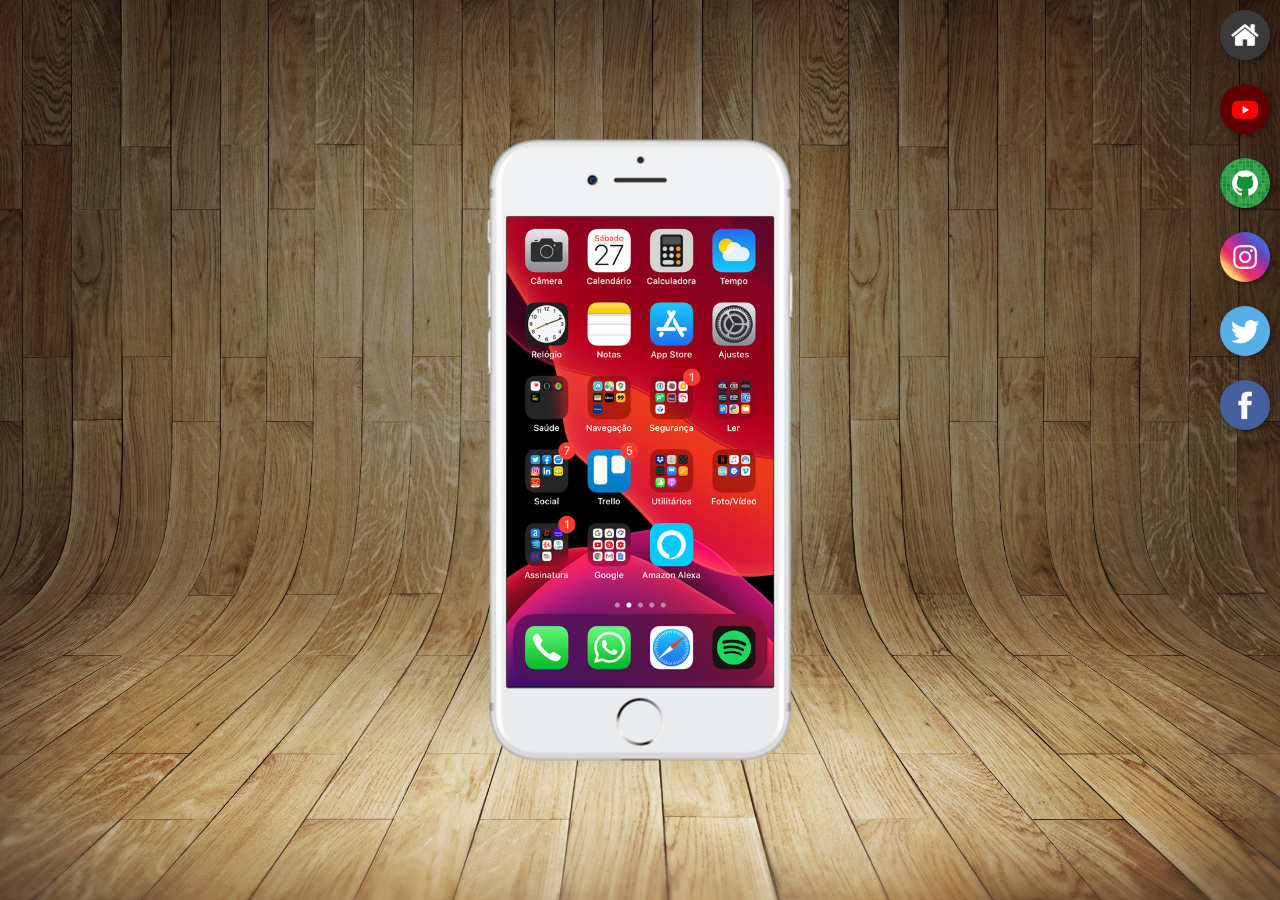
<file: index.html>
<!DOCTYPE html>
<html lang="pt-br">
<head>
    <meta charset="UTF-8">
    <meta name="viewport" content="width=device-width, initial-scale=1.0">
    <link rel="shortcut icon" href="favicon.ico" type="image/x-icon">
    <link rel="stylesheet" href="estilos/style.css">
    <title>Projeto social</title>
</head>
<body>
    <main>
        <section id="telefone">
            <iframe src="home.html" name="tela" id="tela" frameborder="0">
                Seu navegador não e compativel com isso.
            </iframe>
        </section>
        <section id="redes-sociais" class="botoes">
            <a href="home.html" target="tela"><img src="imagens/logo-home.jpg" alt=""></a><br>
            <a href="youtube.html" target="tela"><img src="imagens/logo-youtube.jpg" alt=""></a><br>
            <a href="github.html" target="tela"><img src="imagens/logo-github.jpg" alt=""></a><br>
            <a href="instagram.html" target="tela"><img src="imagens/logo-instagram.jpg" alt=""></a><br>
            <a href="twitter.html" target="tela"><img src="imagens/logo-twitter.jpg" alt=""></a><br>
            <a href="facebook.html" target="tela"><img src="imagens/logo-facebook.jpg" alt=""></a><br>
        </section>
    </main>
</body>
</html>
</file>
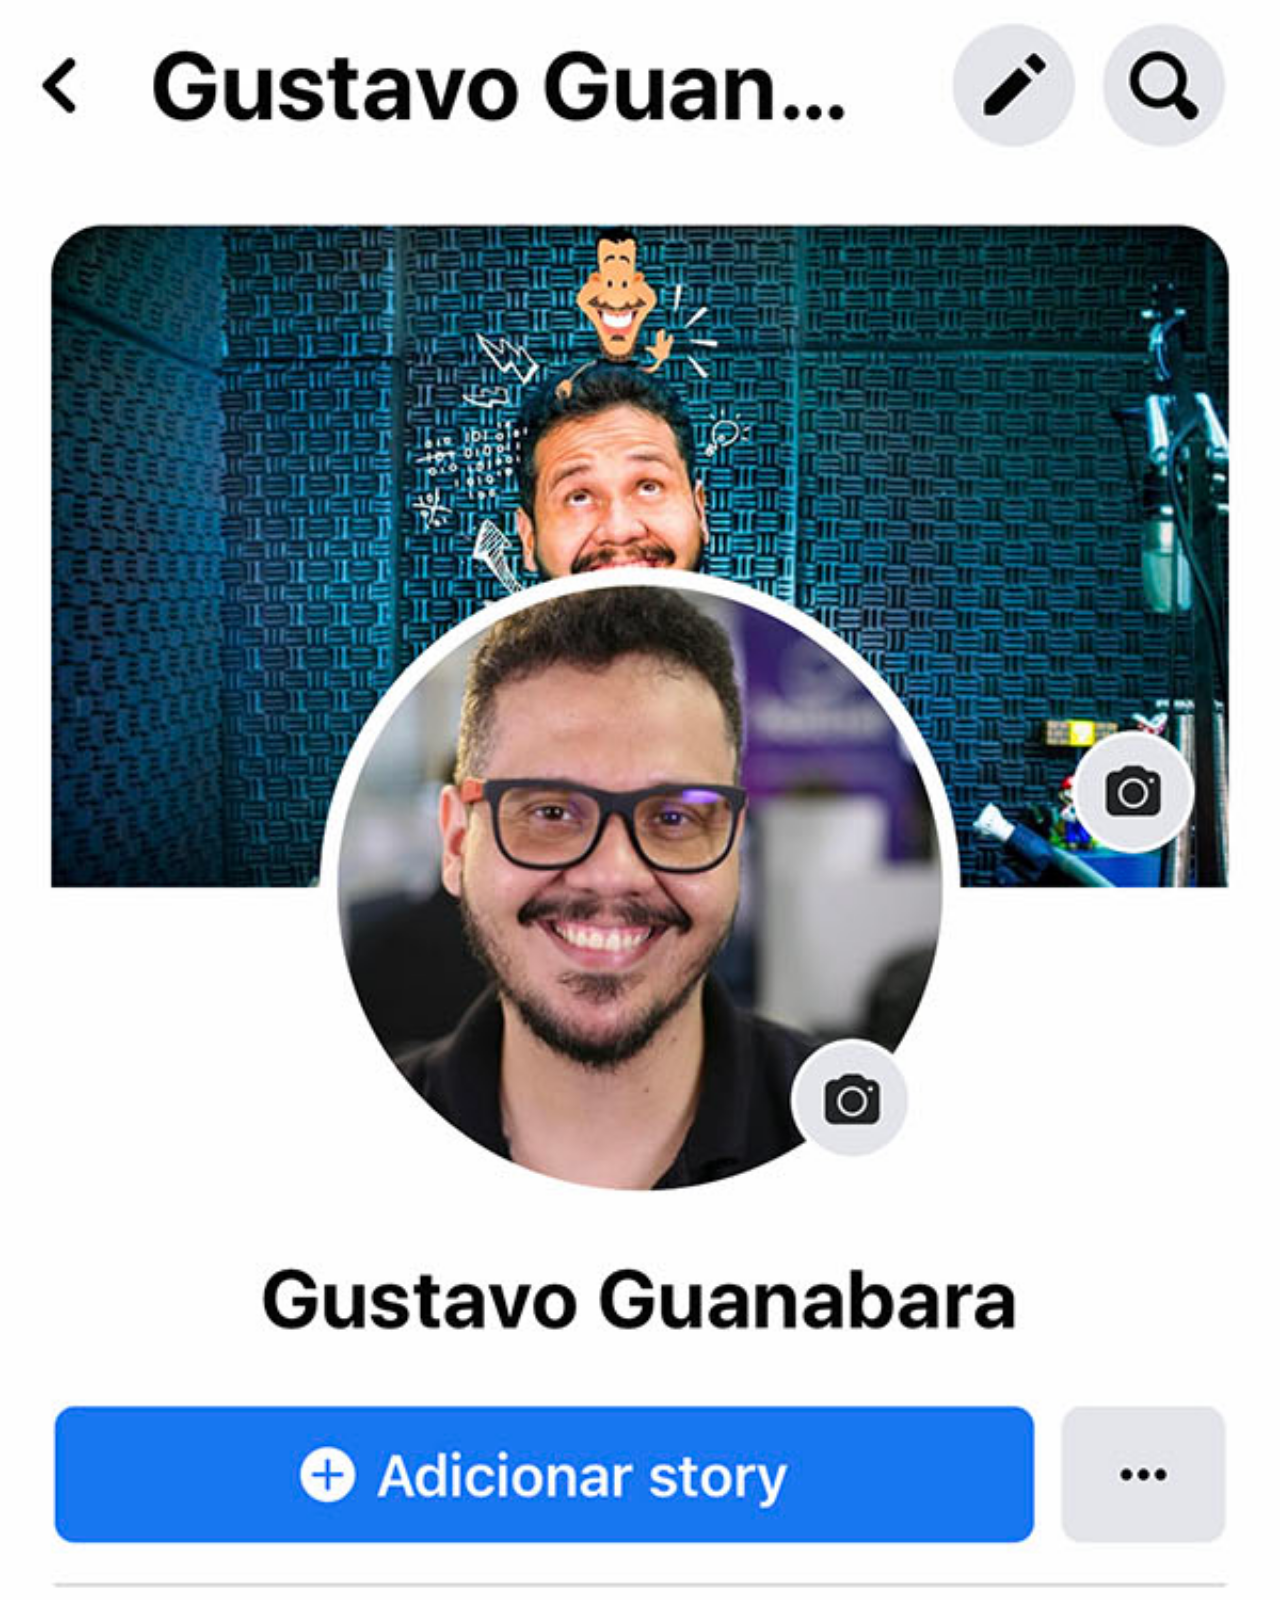
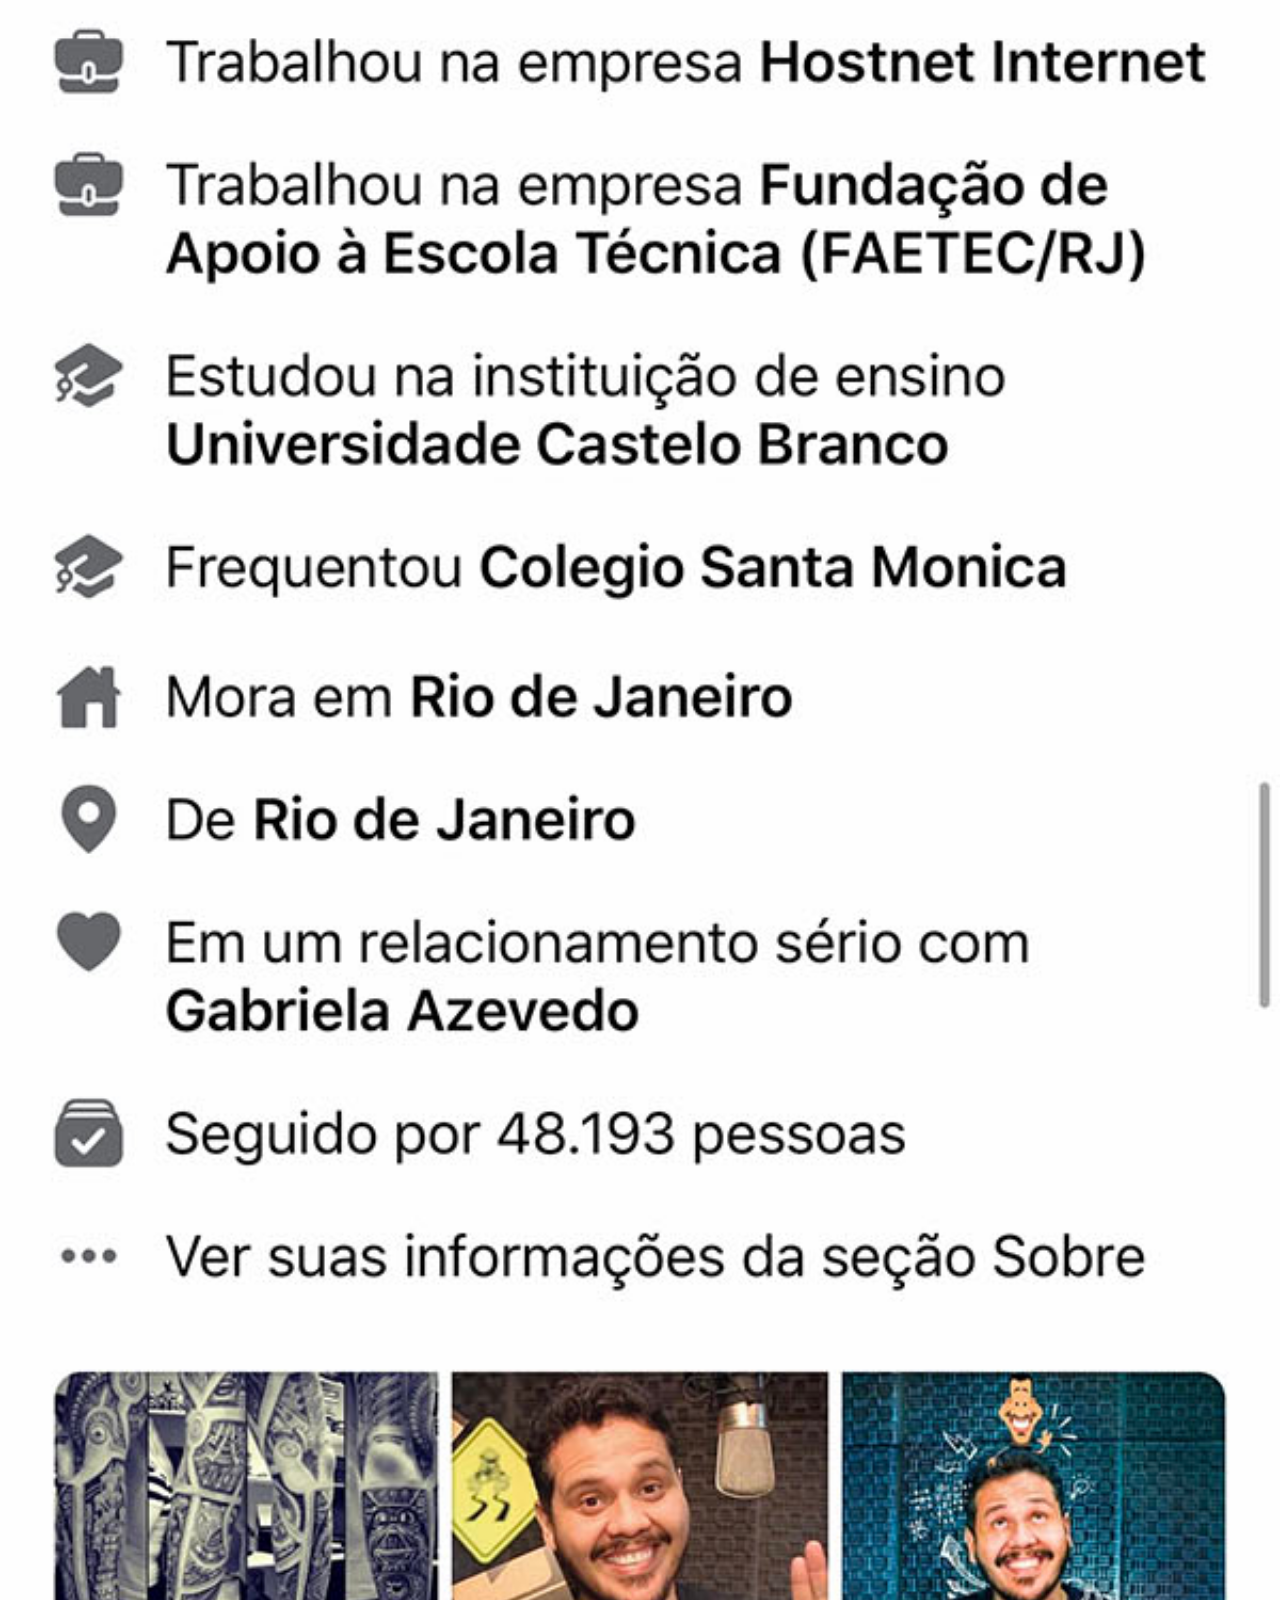
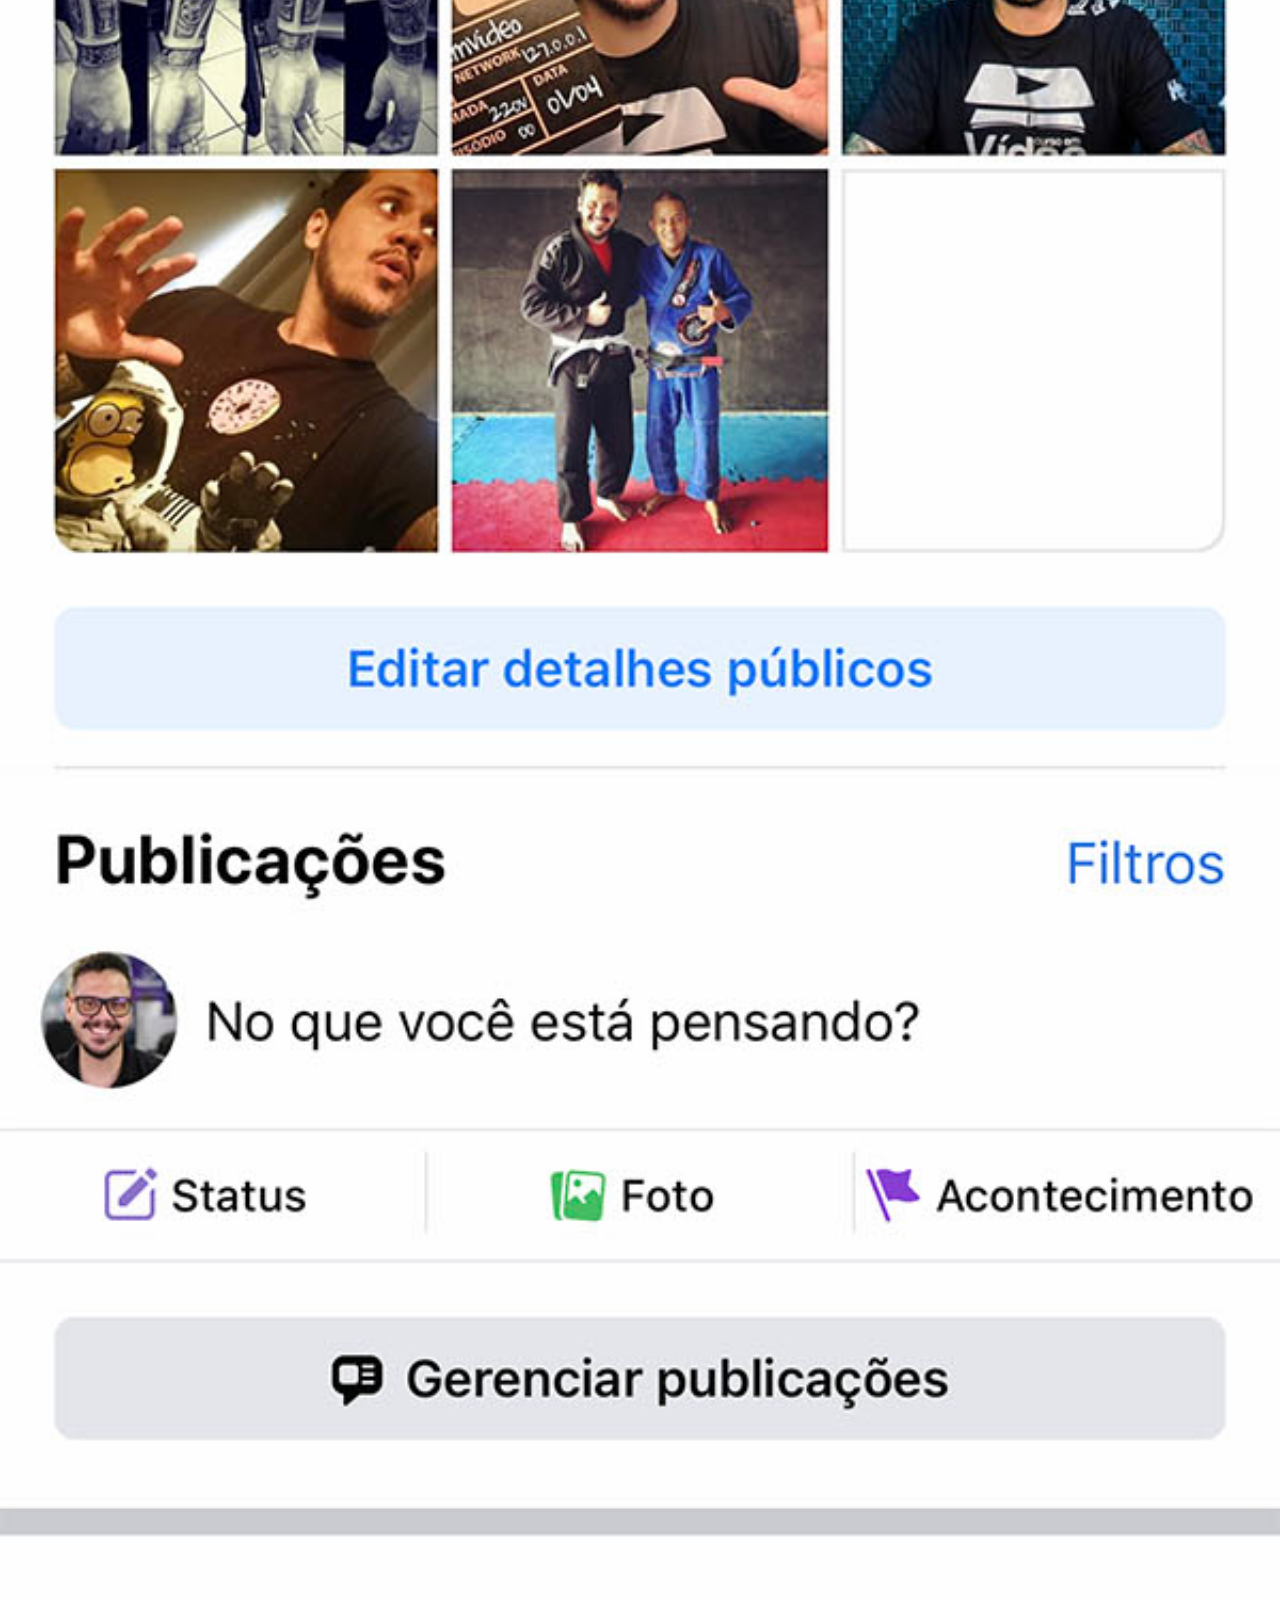
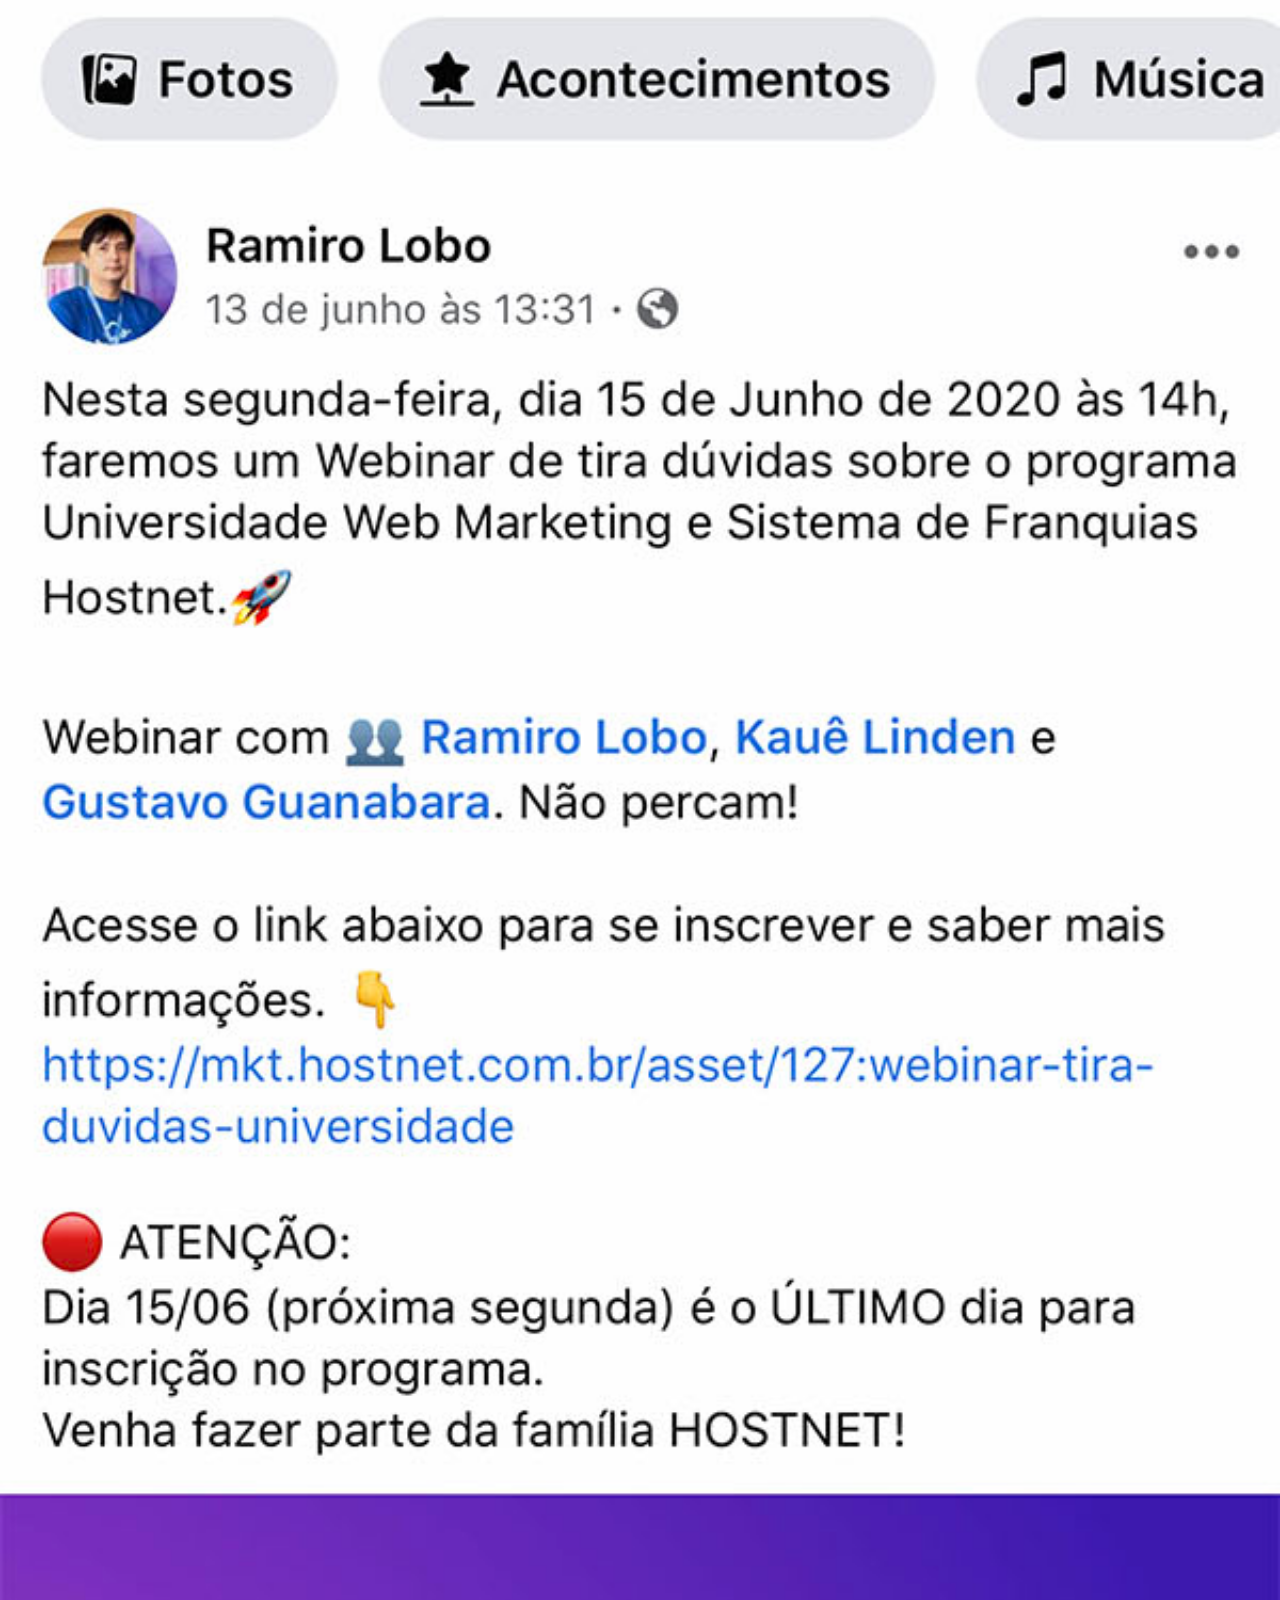
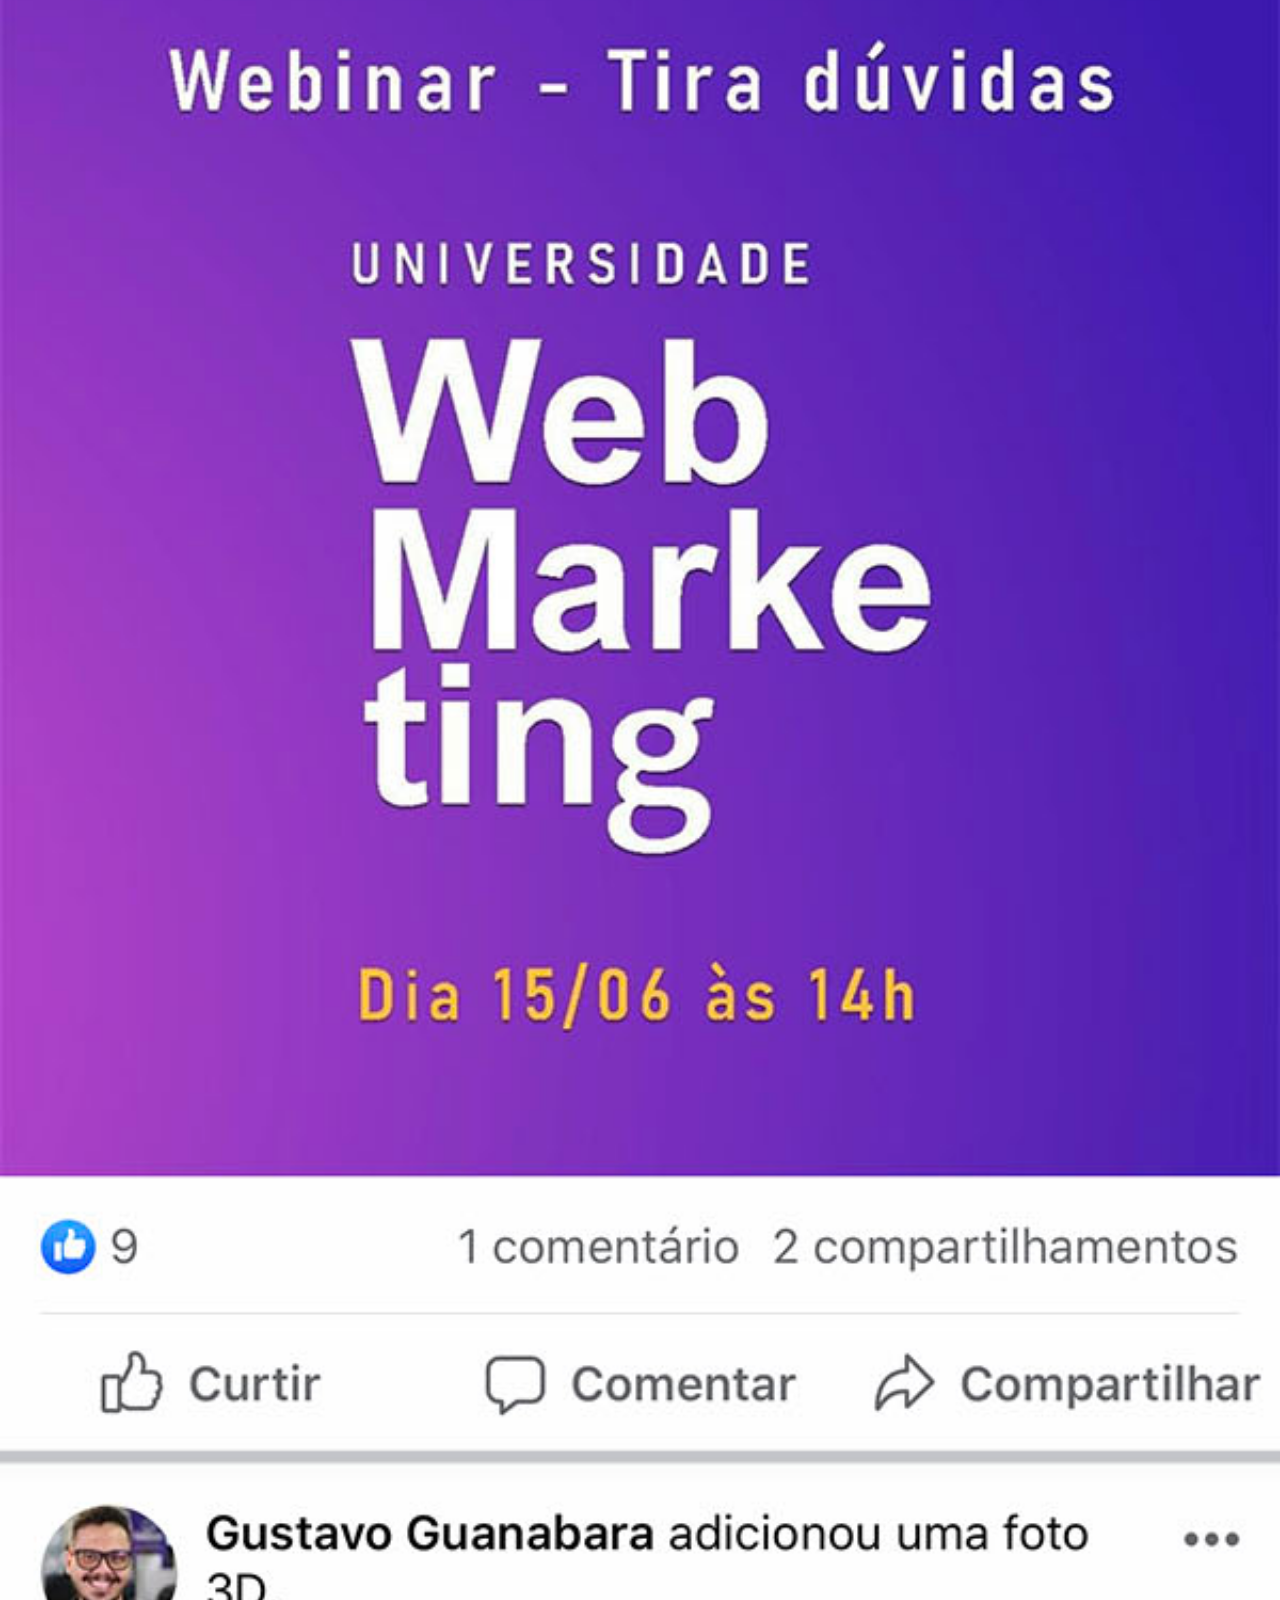
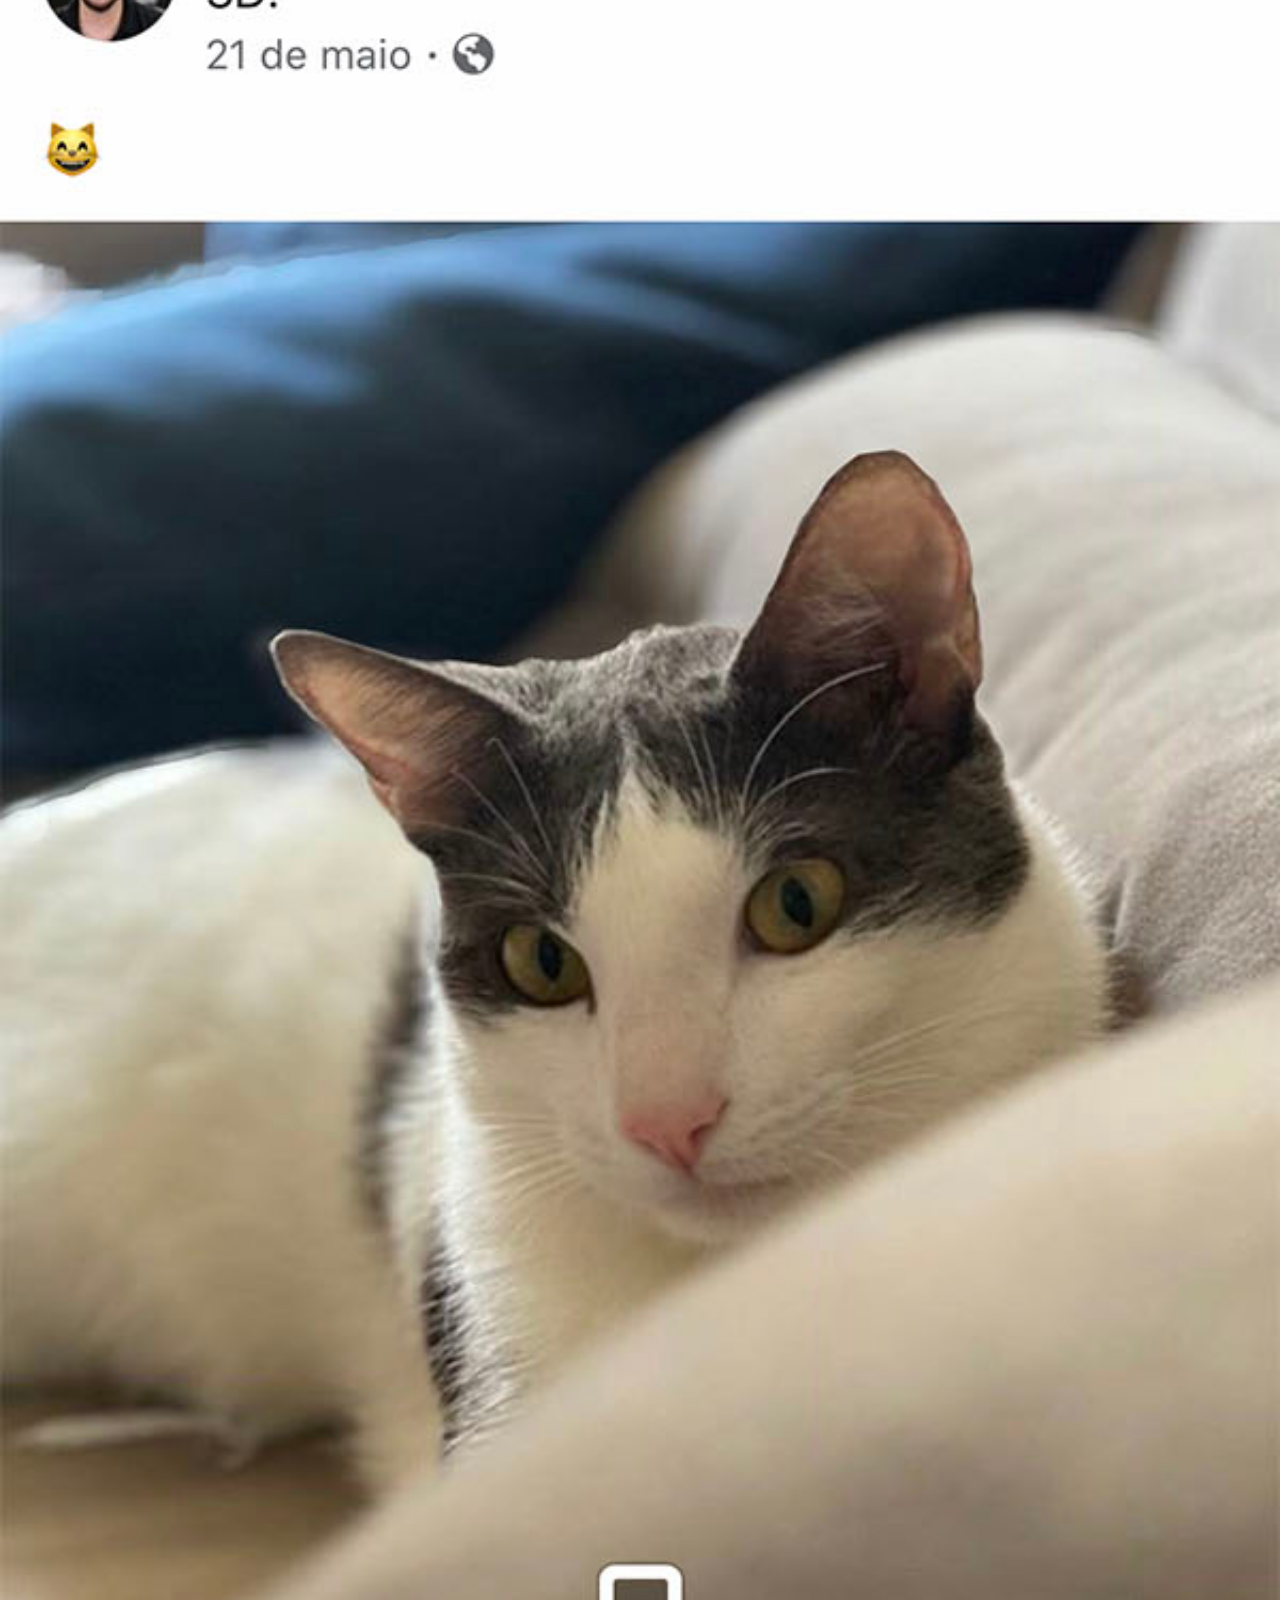
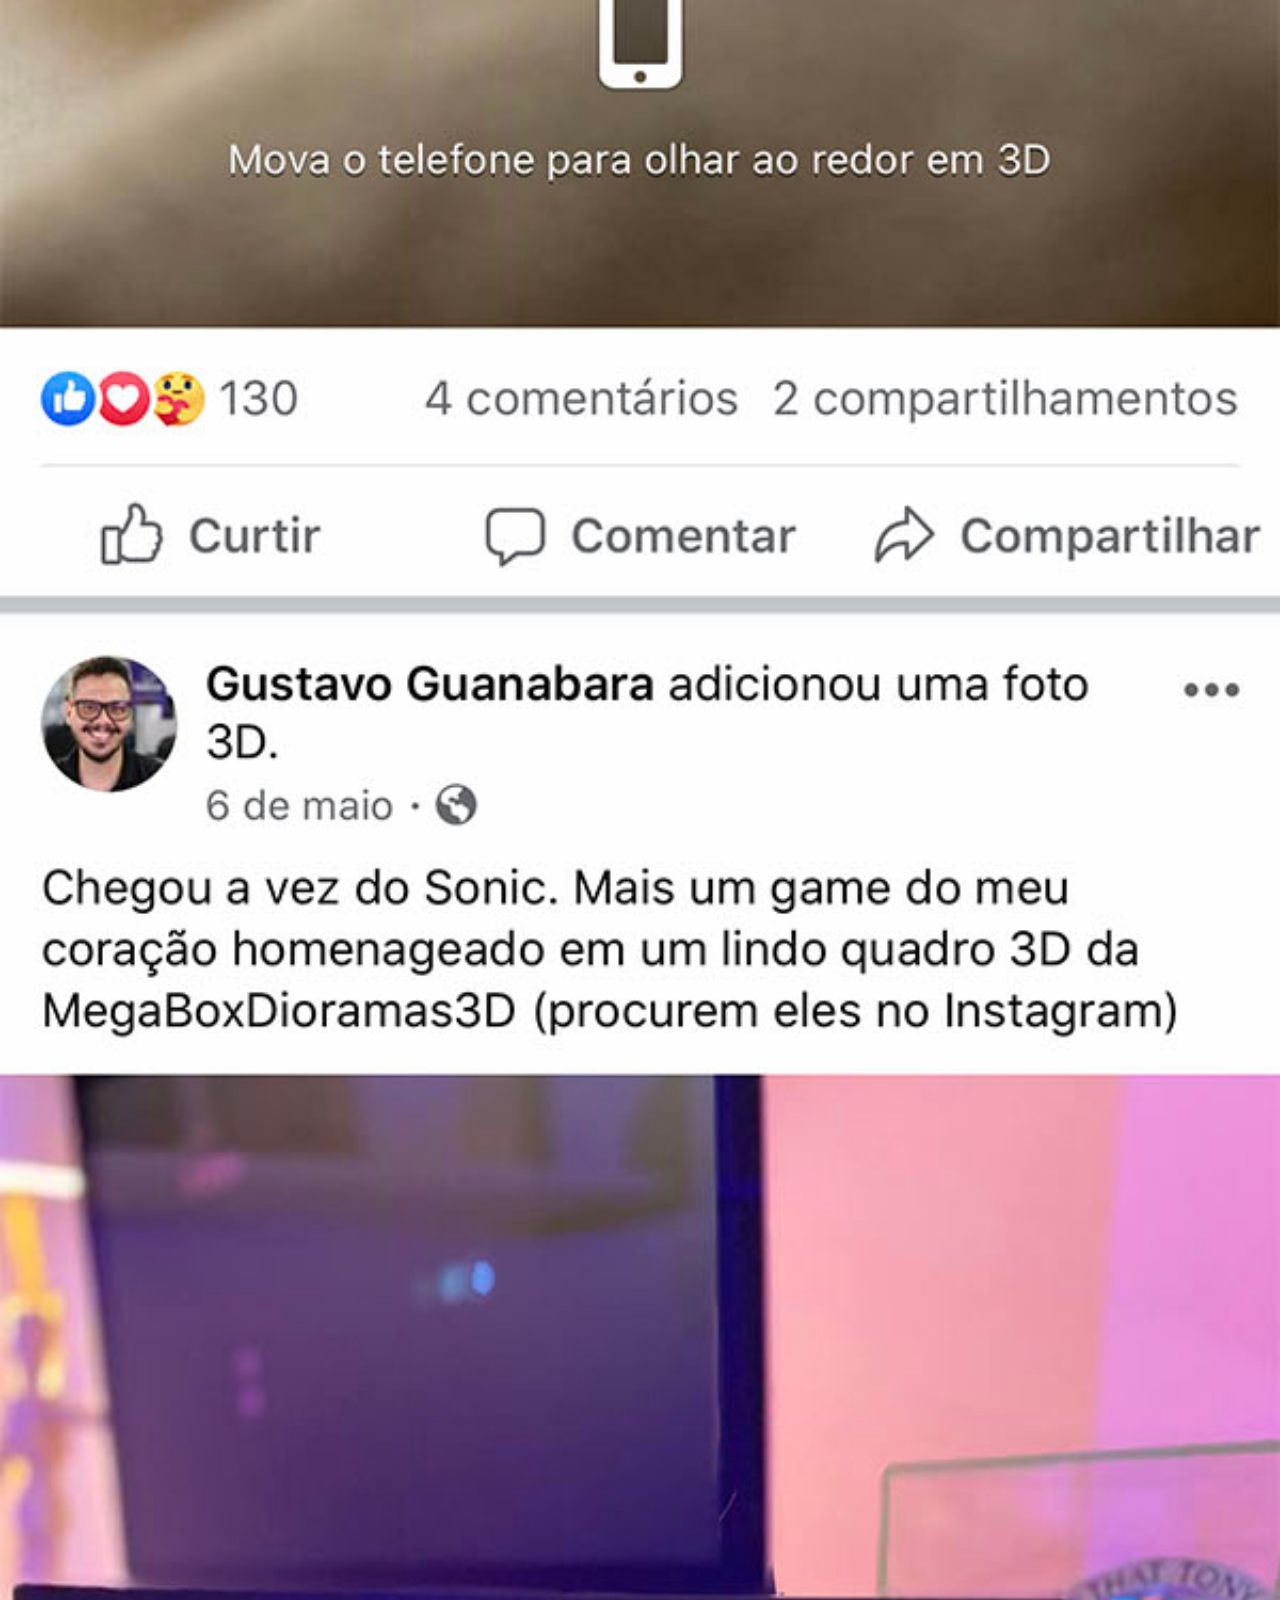
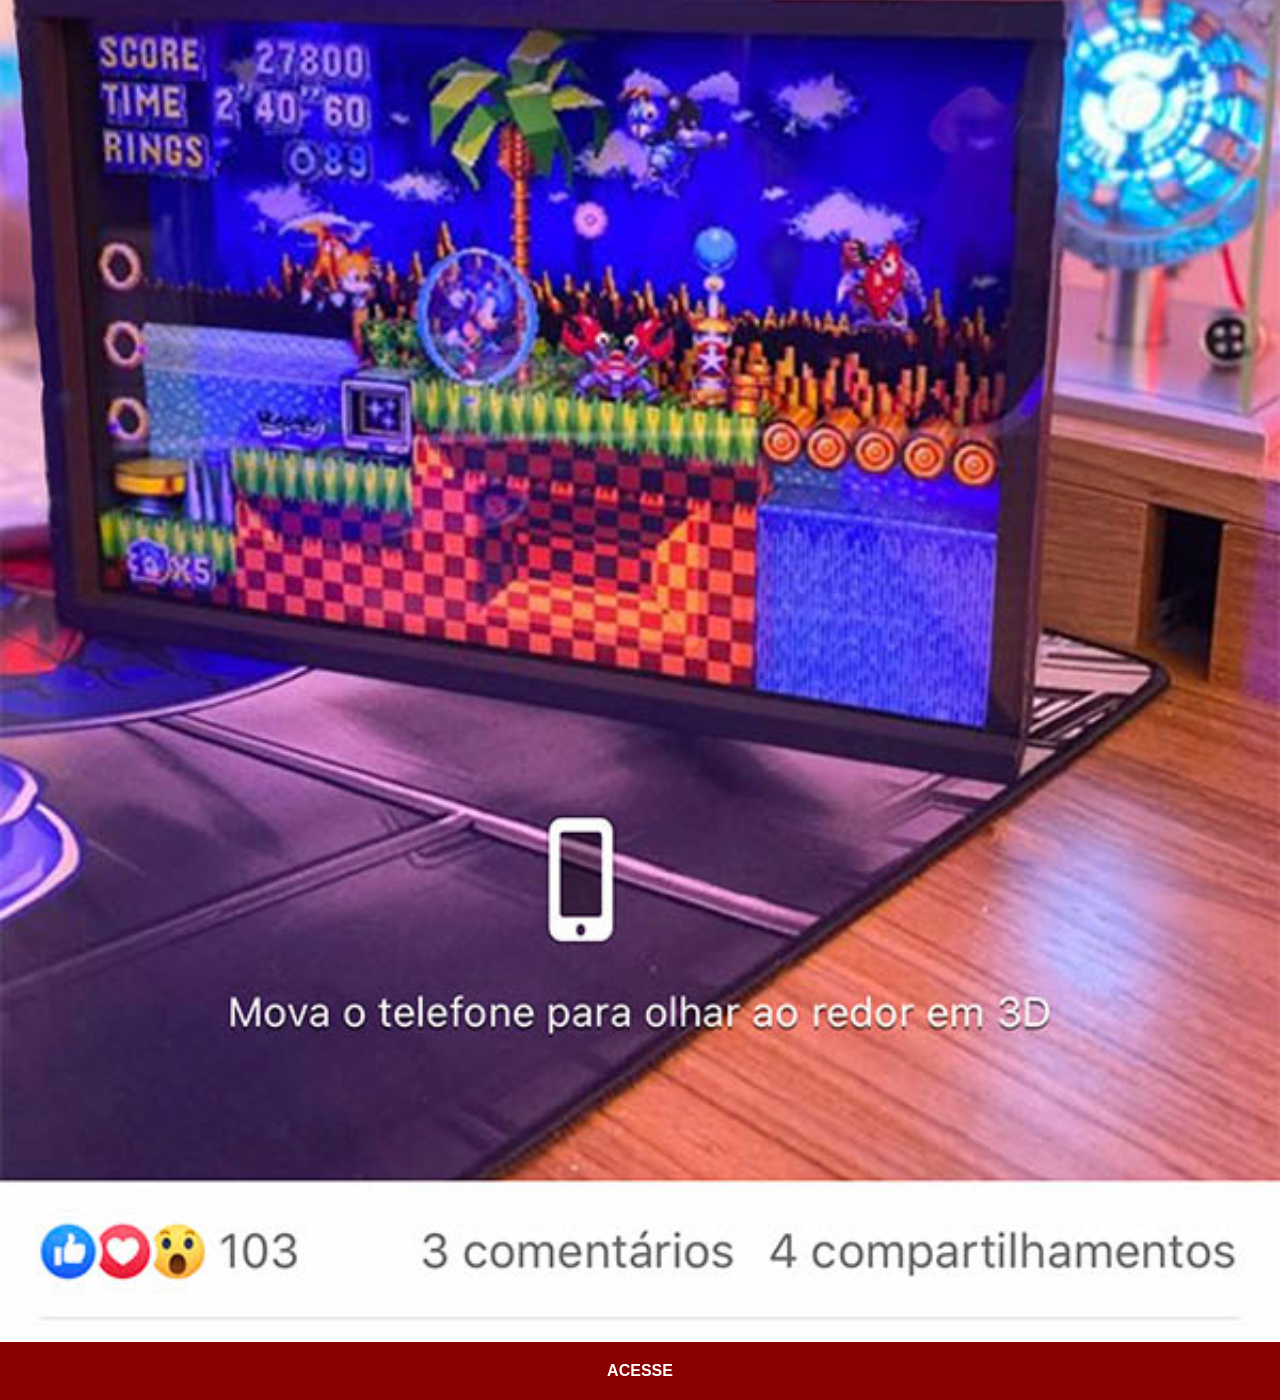
<file: facebook.html>
<!DOCTYPE html>
<html lang="en">
<head>
    <meta charset="UTF-8">
    <meta name="viewport" content="width=device-width, initial-scale=1.0">
    <title>logo-facebook</title>
    <link rel="stylesheet" href="estilos/social.css">
</head>
<body>
    <img src="imagens/tela-facebook.jpg" alt="Facebook">
    <a href="https://www.facebook.com/gustavoguanabara/?locale=pt_BR" target="_blank">ACESSE</a>
</body>
</html>
</file>
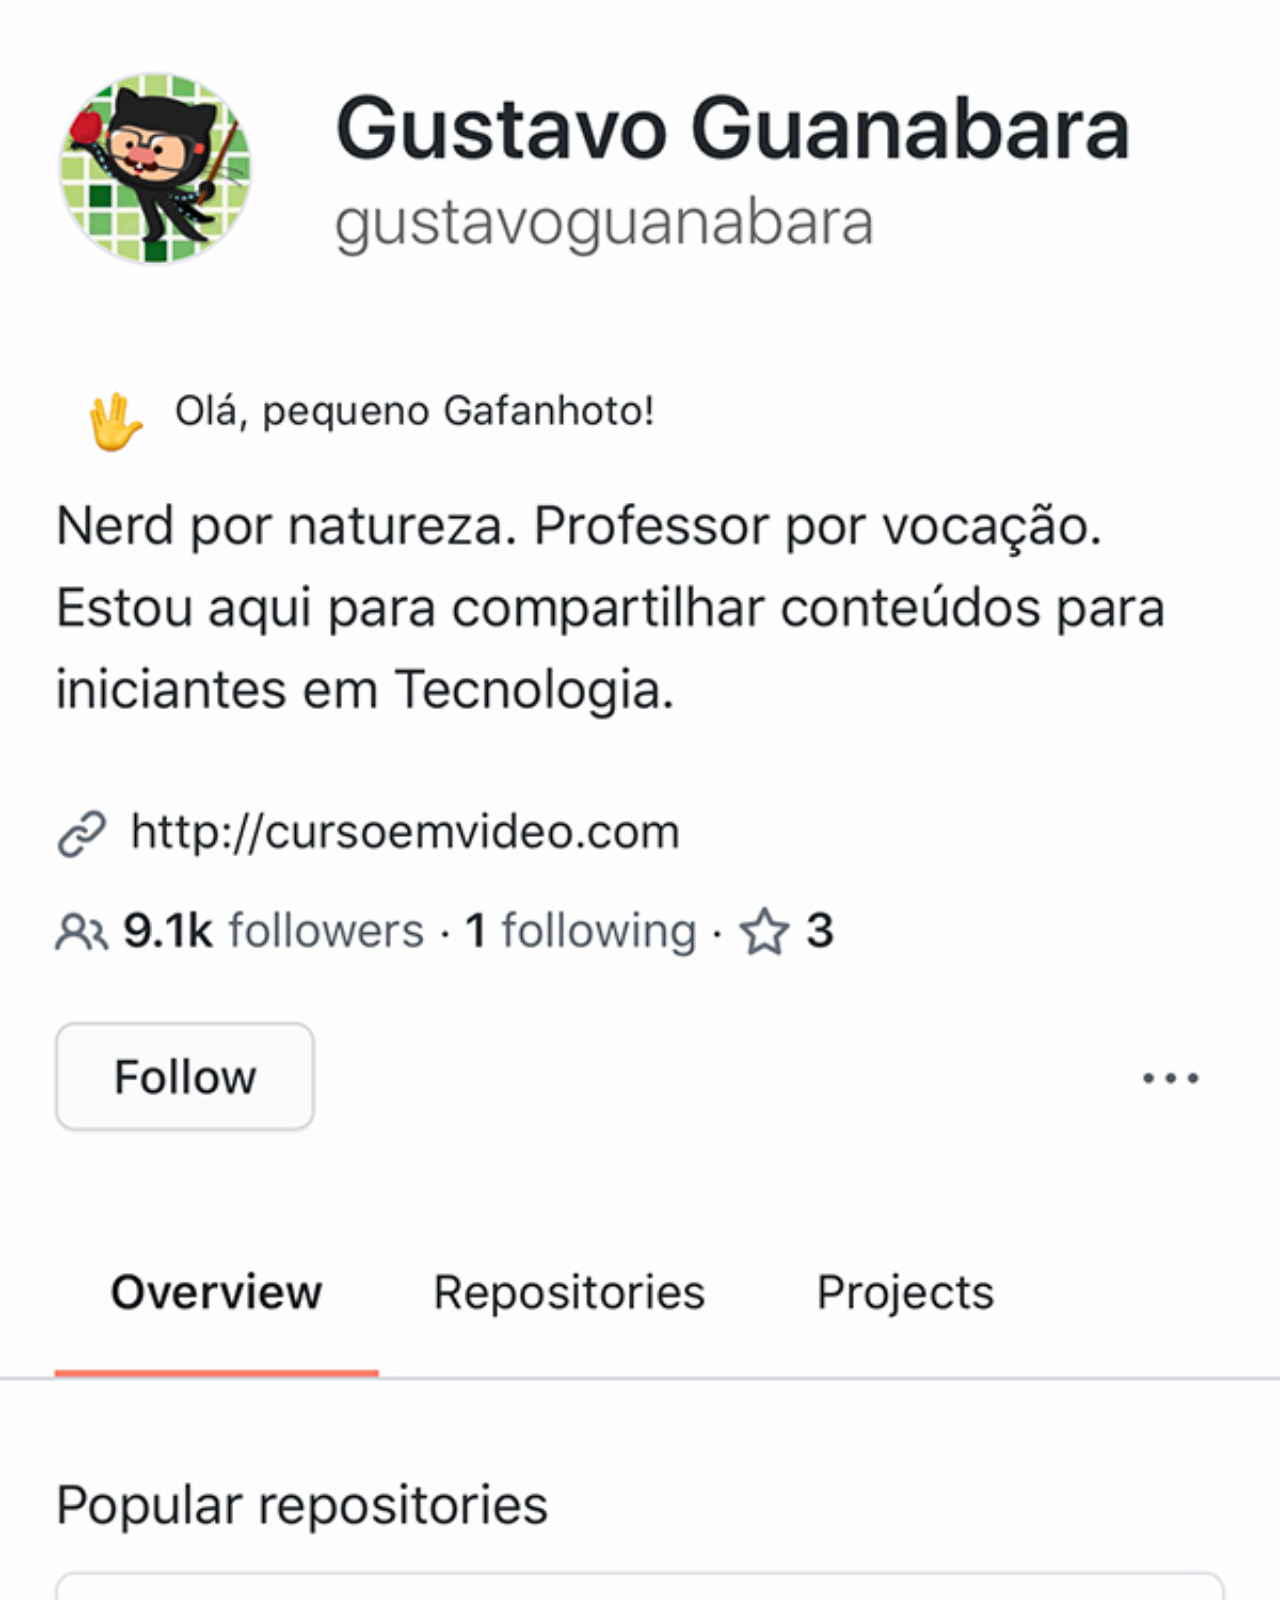
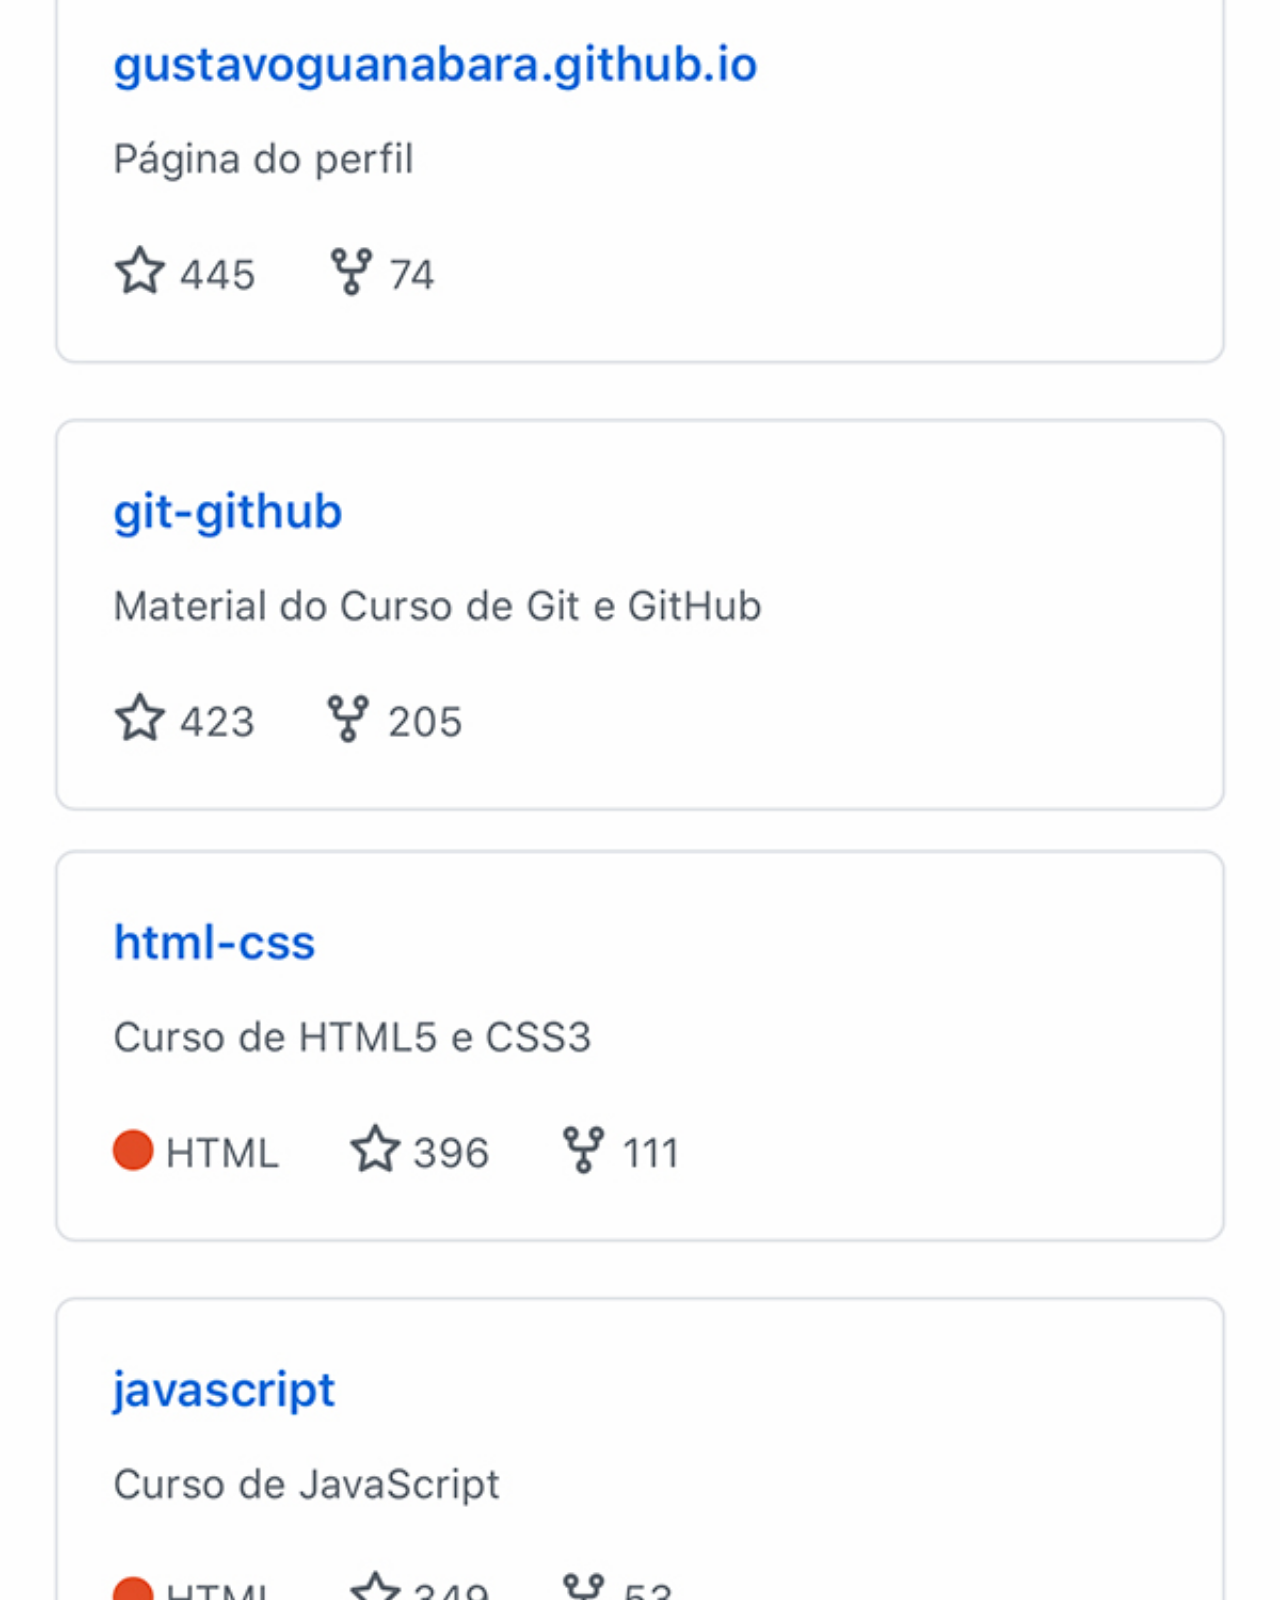
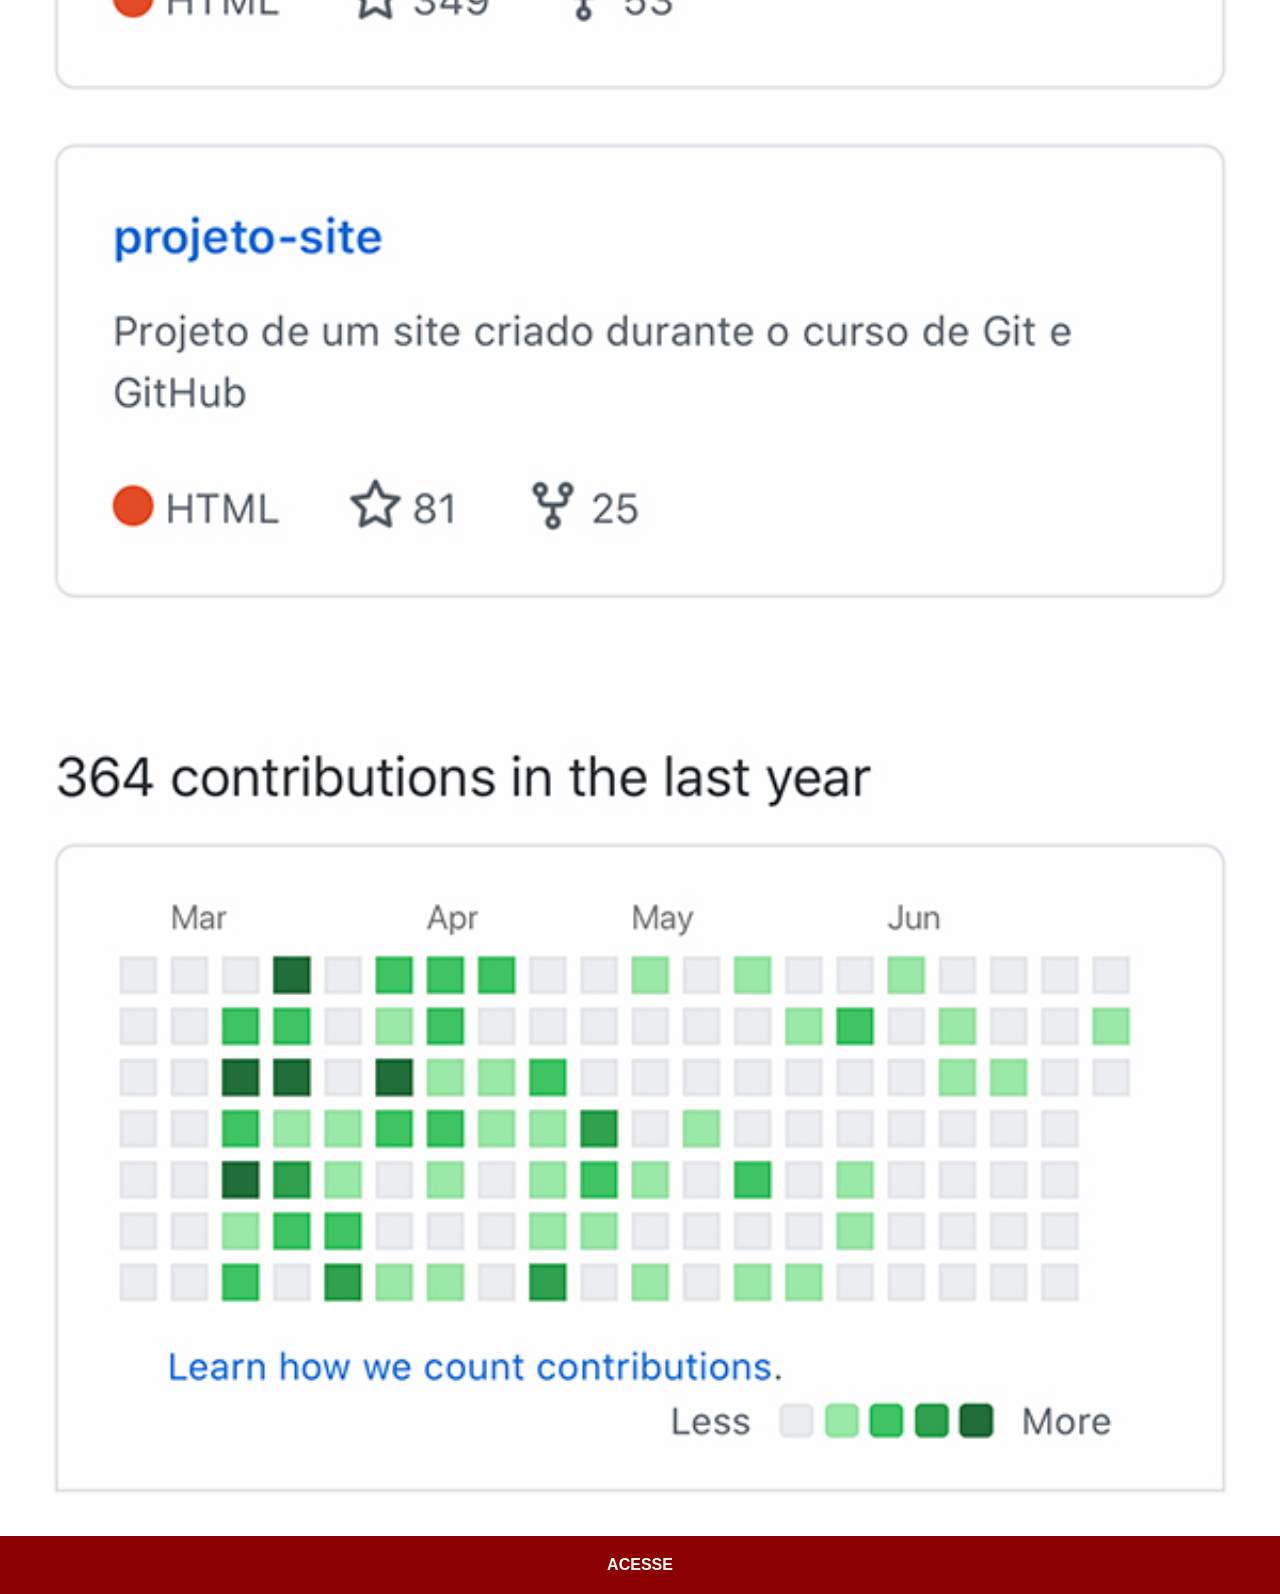
<file: github.html>
<!DOCTYPE html>
<html lang="en">
<head>
    <meta charset="UTF-8">
    <meta name="viewport" content="width=device-width, initial-scale=1.0">
    <title>github</title>
    <link rel="stylesheet" href="estilos/social.css">
</head>
<body>
    <img src="imagens/tela-github.jpg" alt="github">
    <a href="https://gustavoguanabara.github.io/" target="_blank">ACESSE</a>
</body>
</html>
</file>
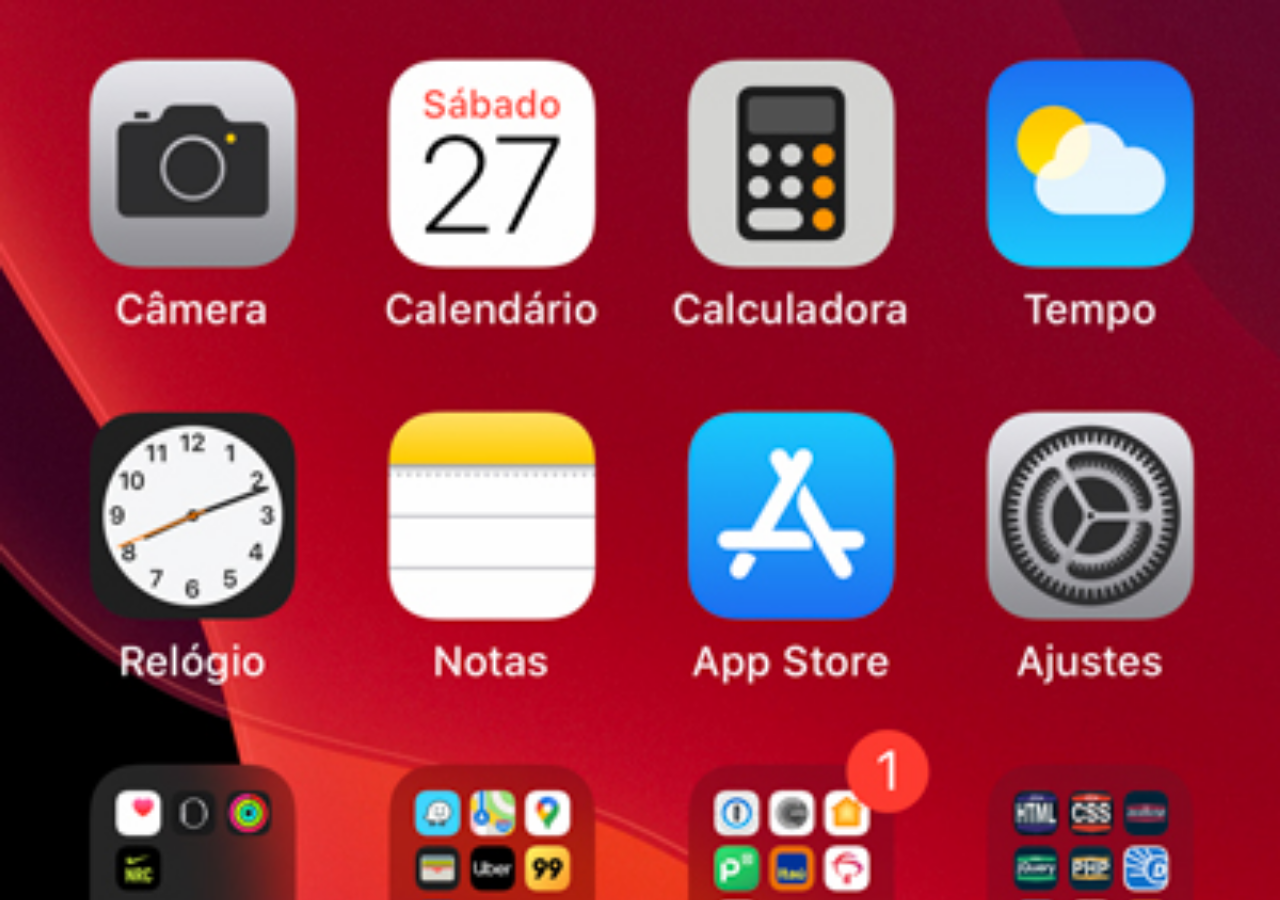
<file: home.html>
<!DOCTYPE html>
<html lang="pt-br>
<head>
    <meta charset="UTF-8">
    <meta name="viewport" content="width=device-width, initial-scale=1.0">
    <title>home</title>
</head>
<style>
    *{
        margin: 0px;
        padding: 0px;
    }

    body{
        width: 100vw;
        height: 100vh;
        background: black url(imagens/tela-home.jpg) no-repeat top center;
        background-size: cover;
    }
</style>
<body>
   
</body>
</html>
</file>
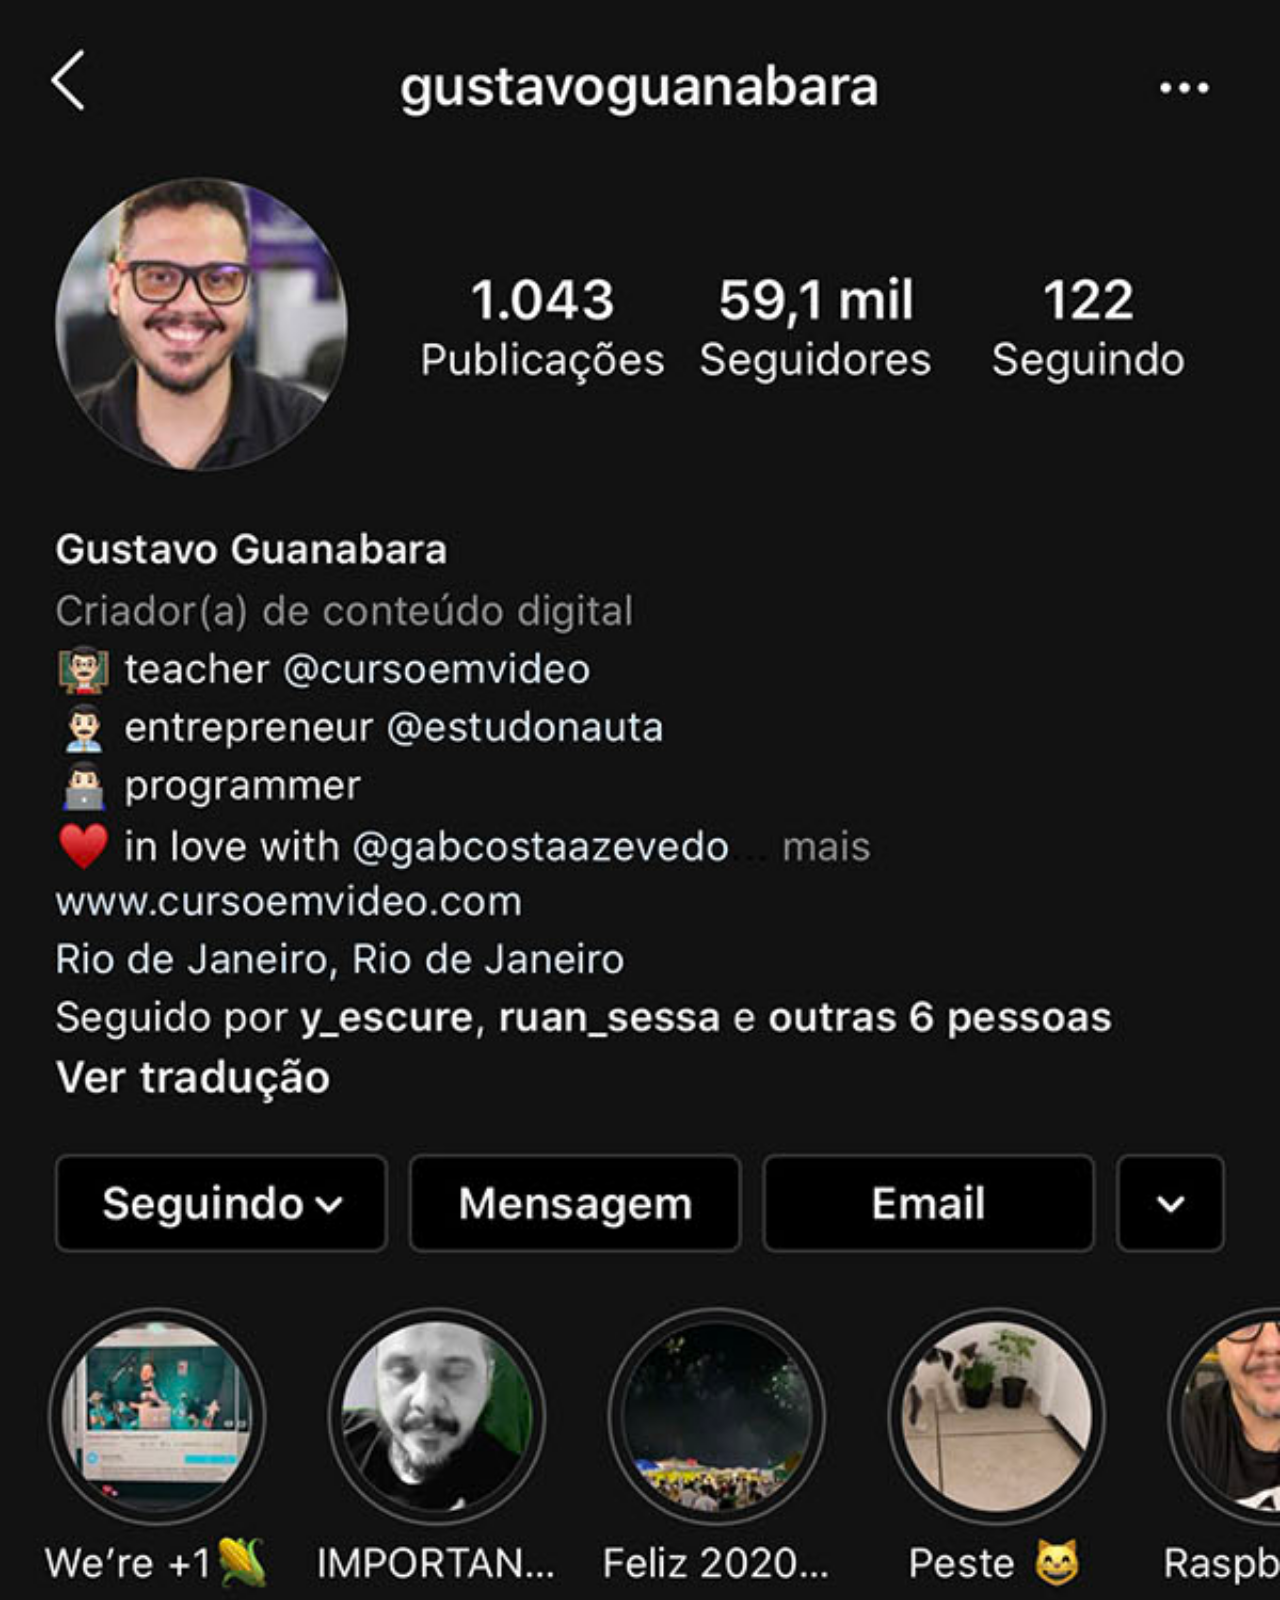
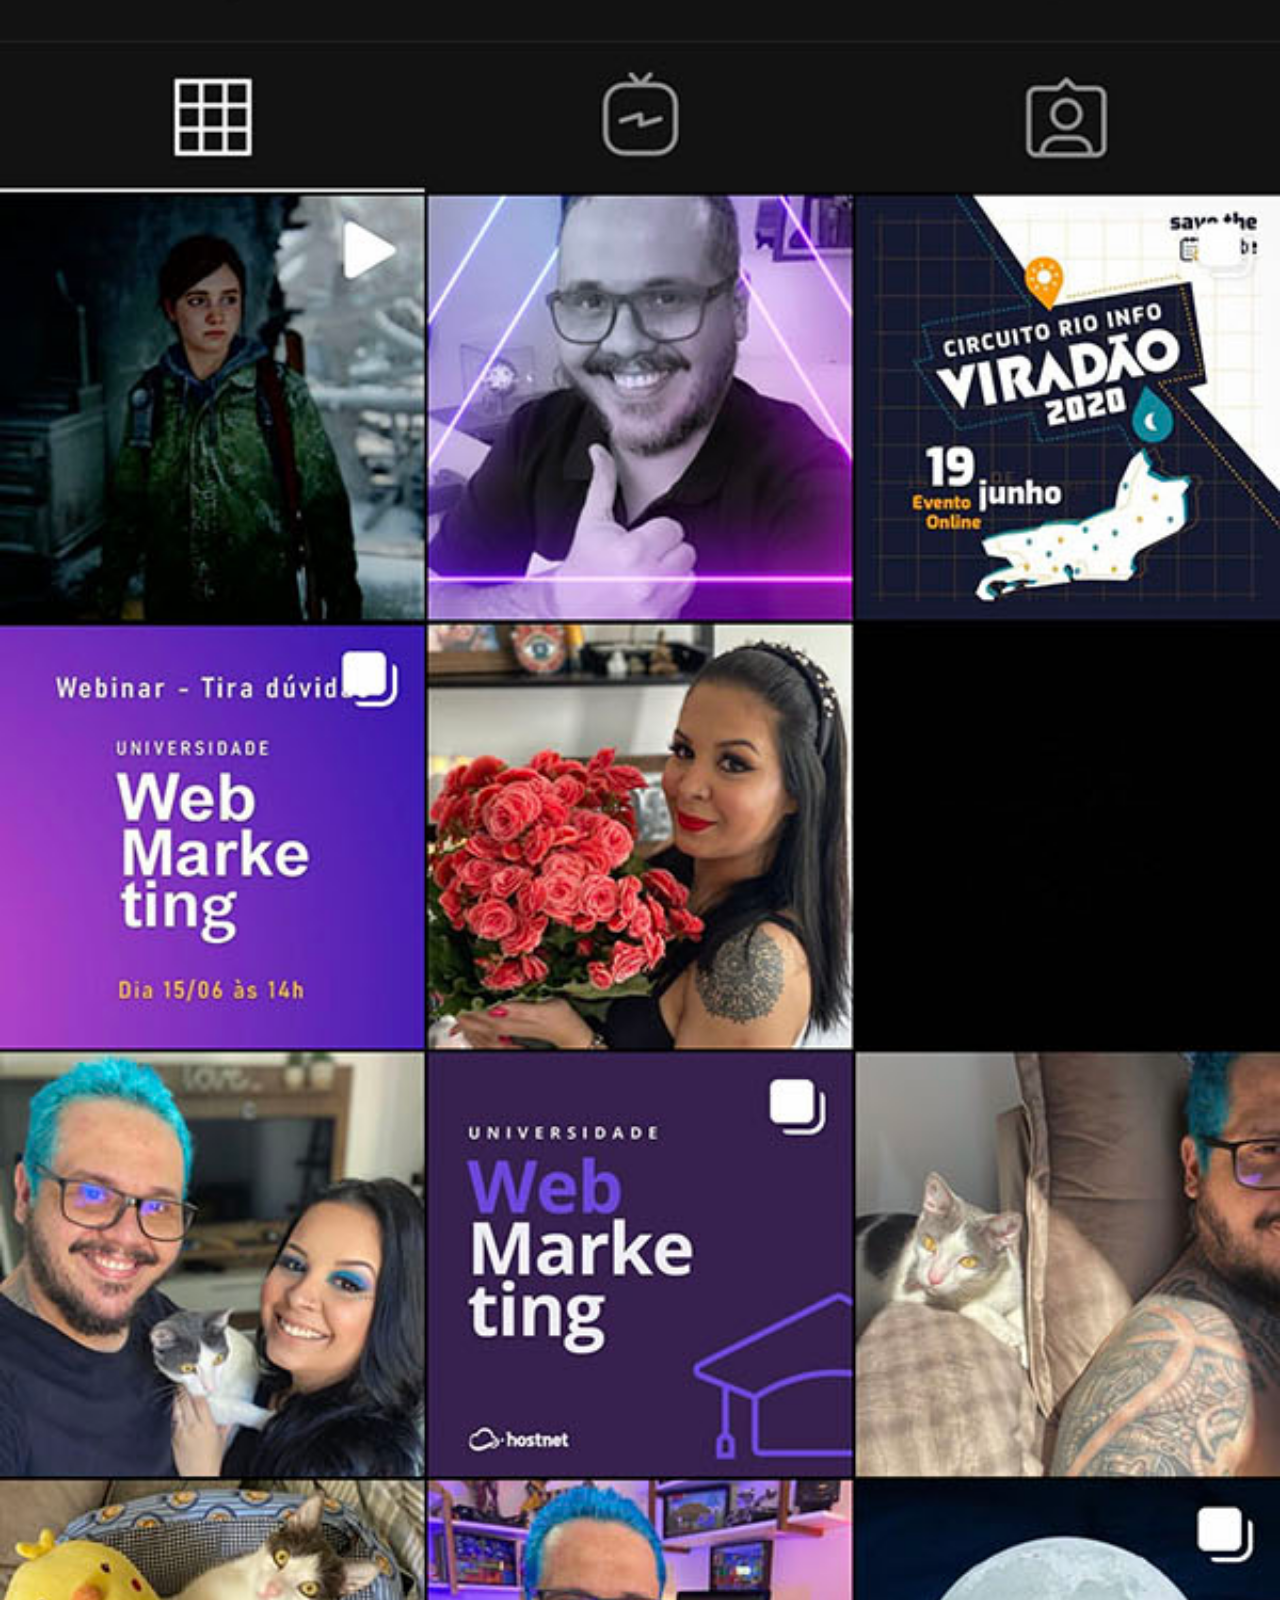
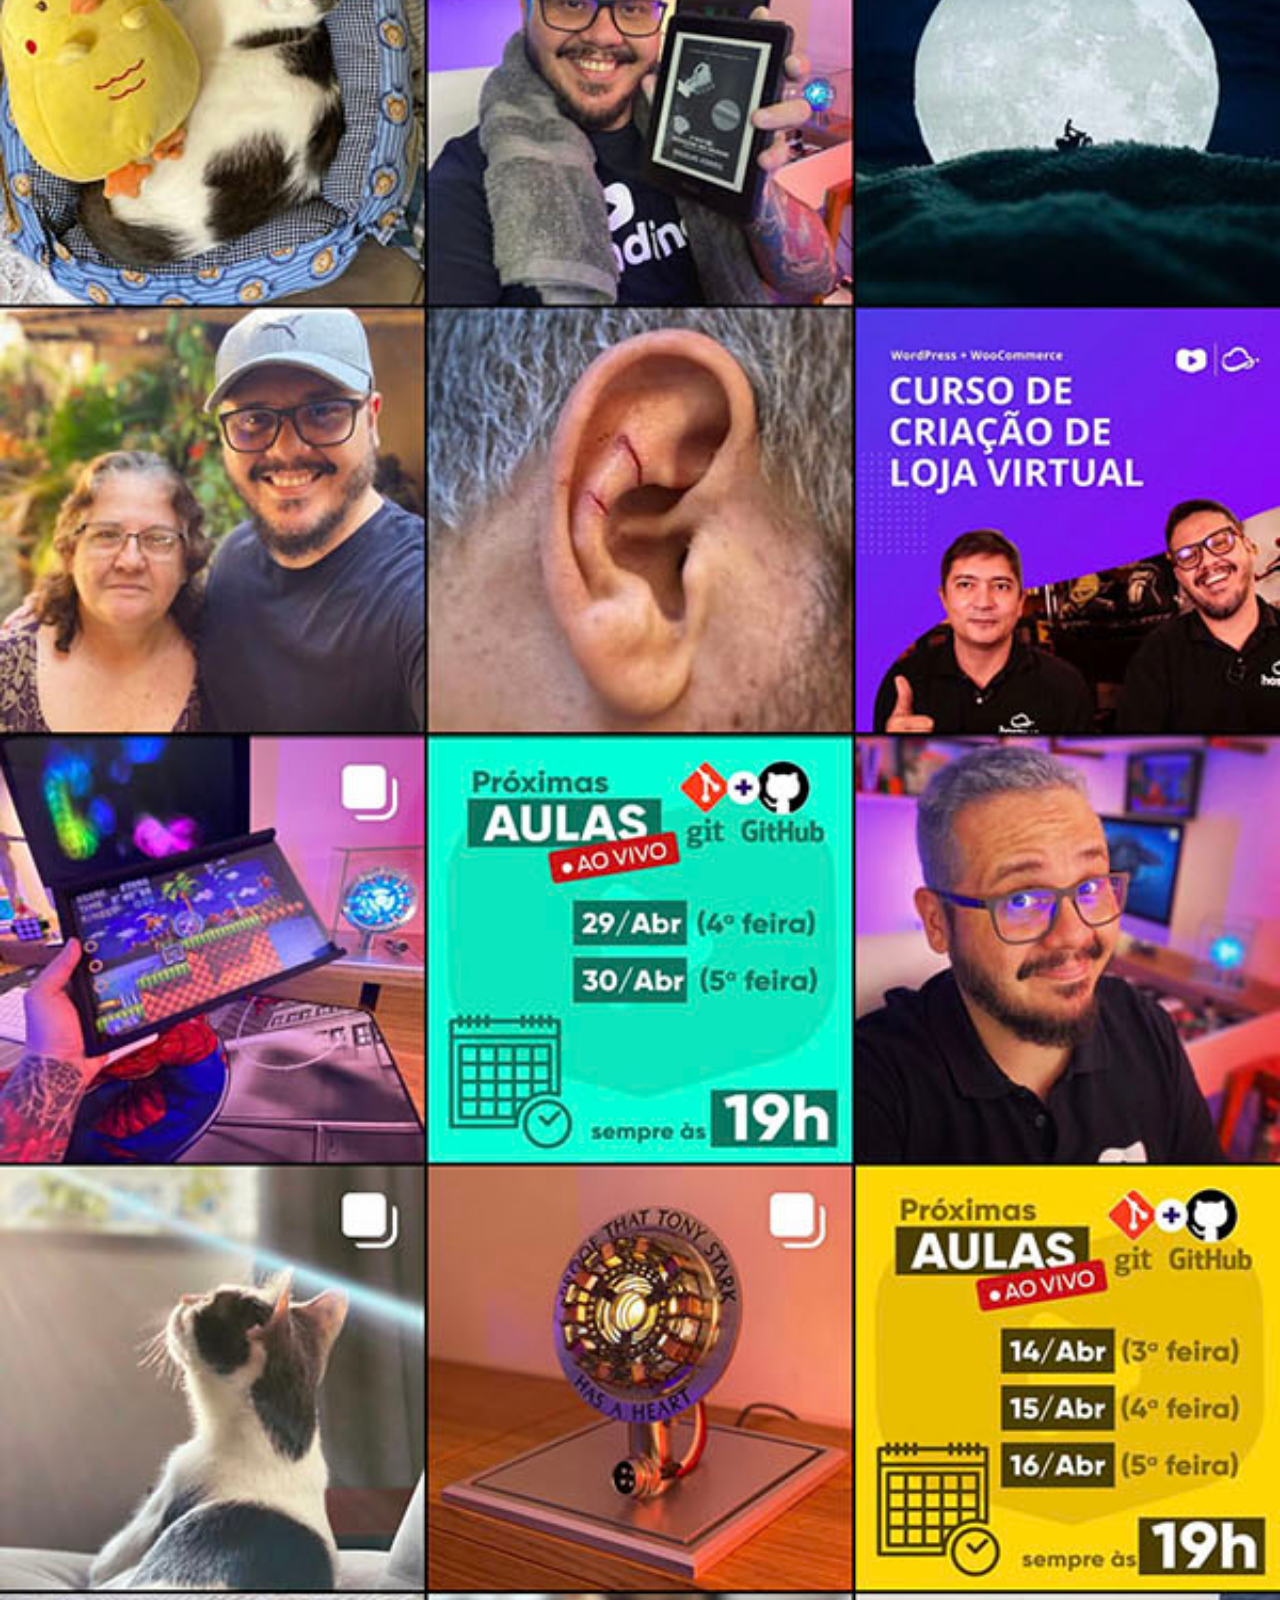
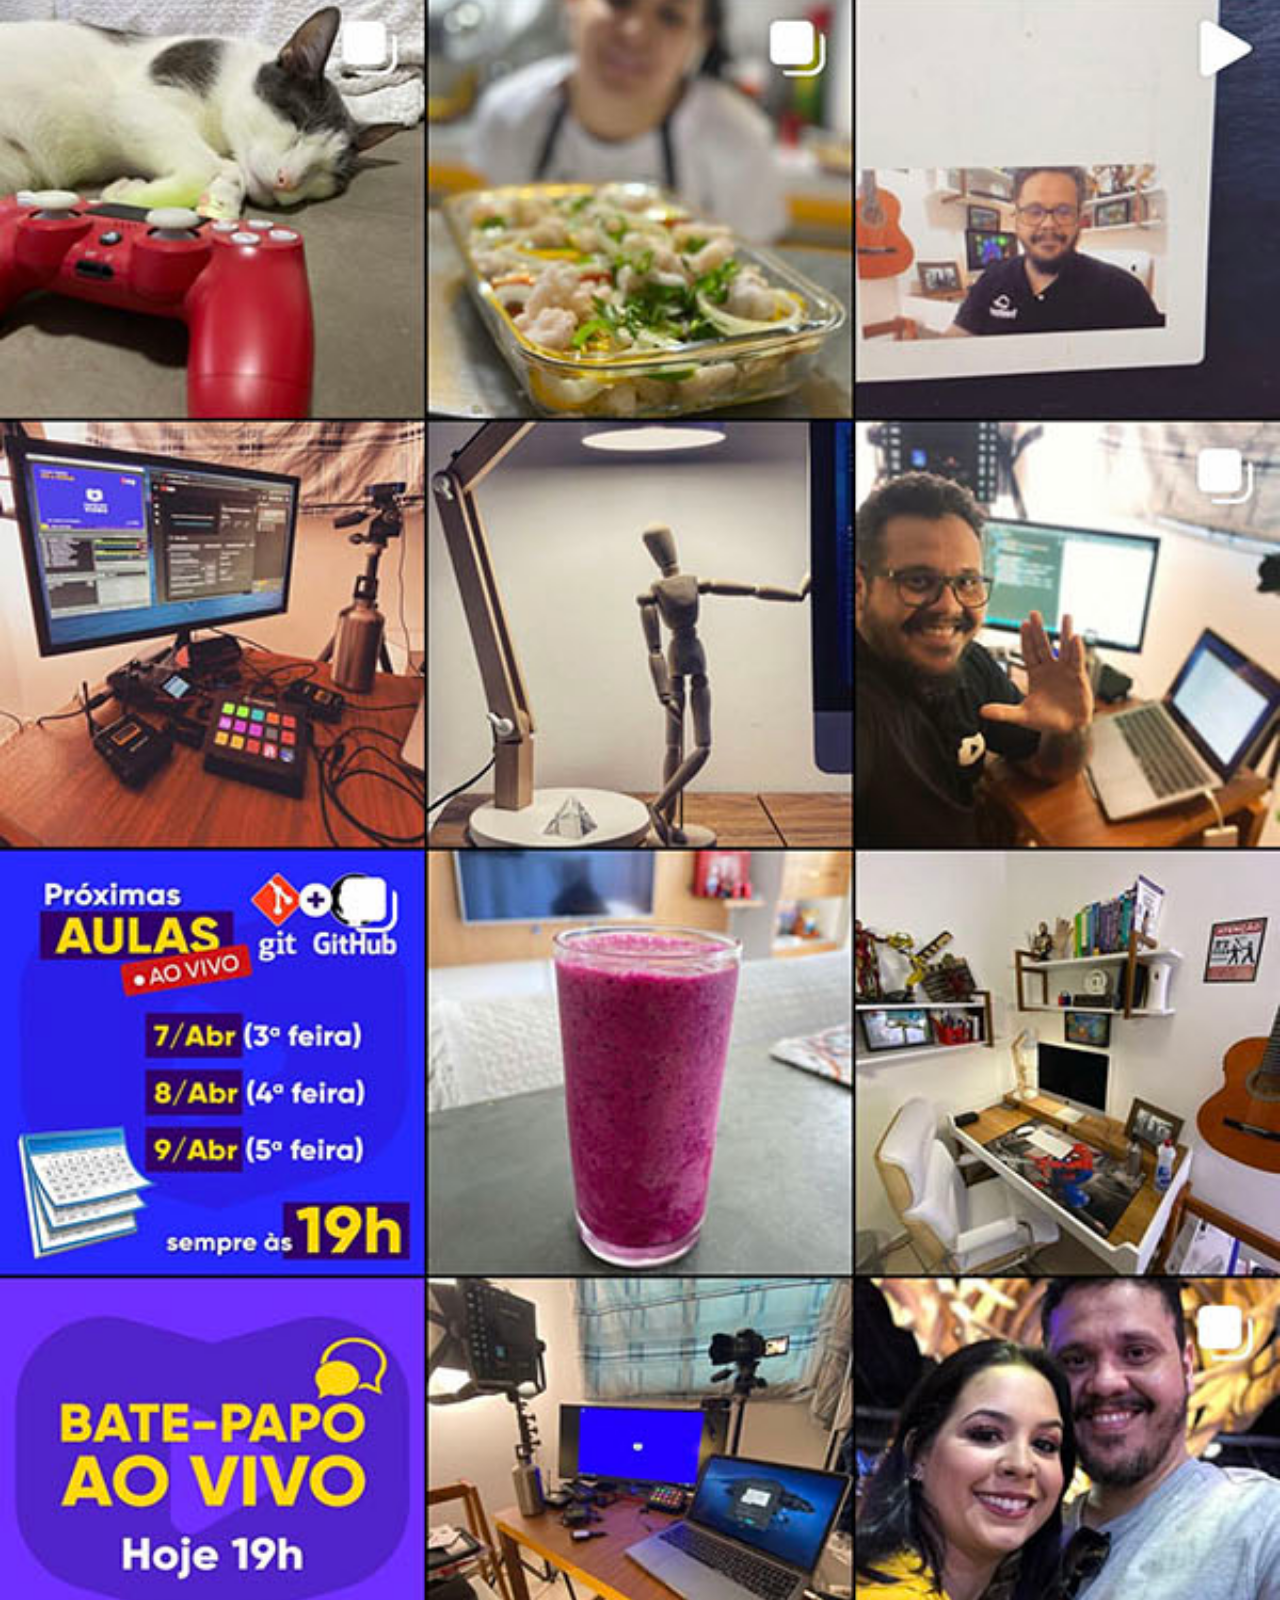
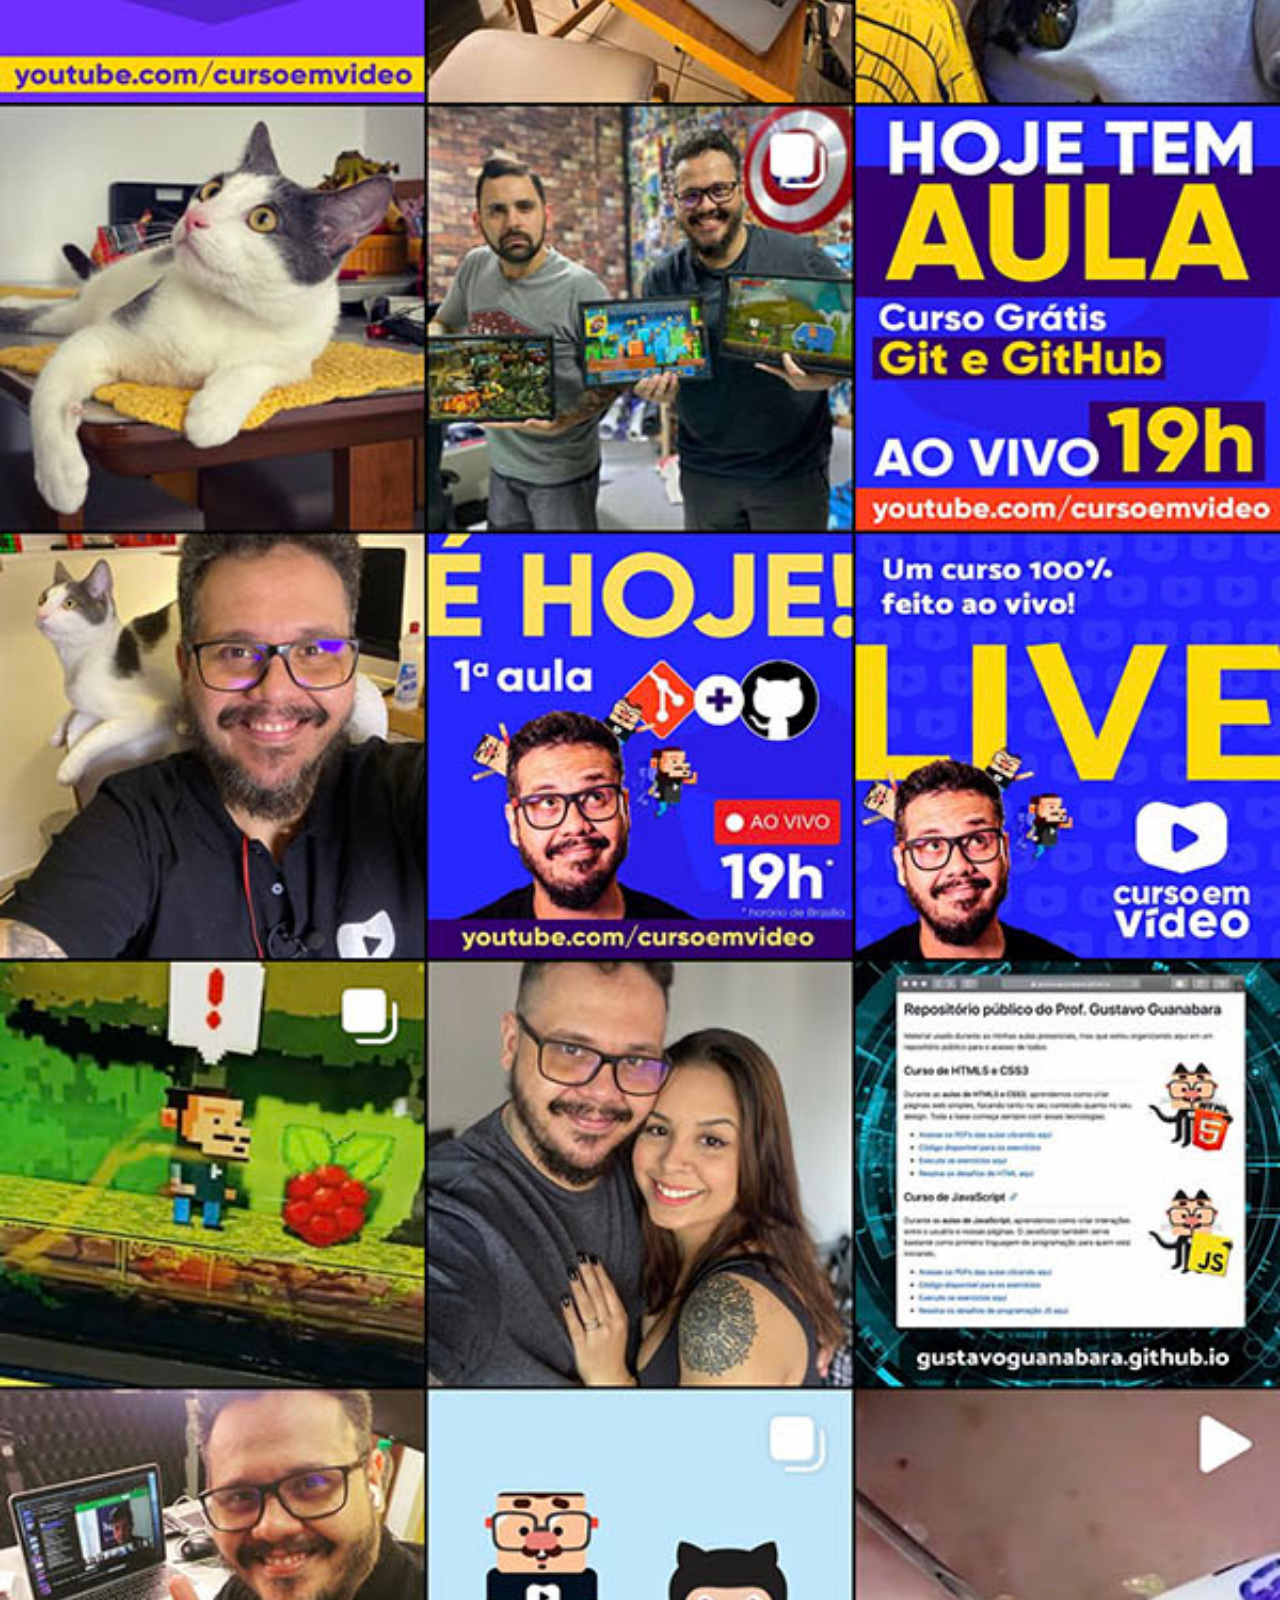
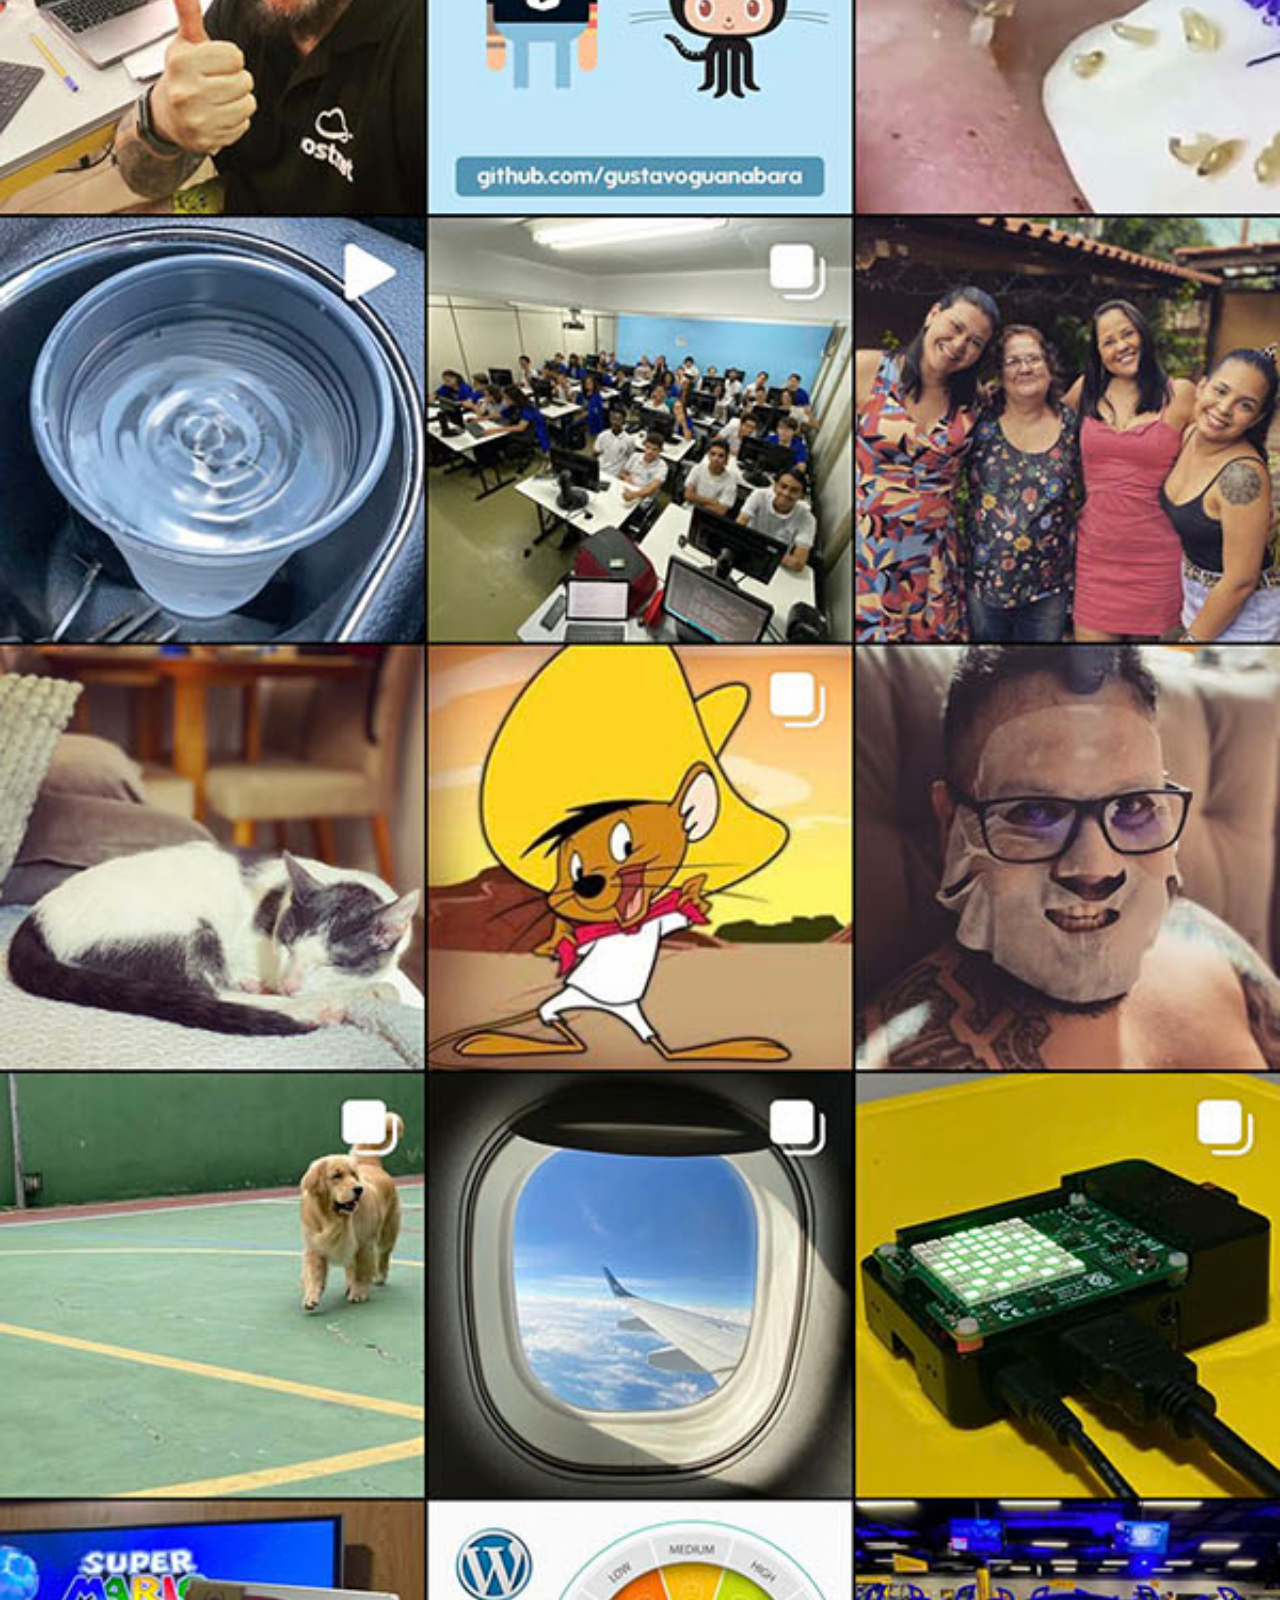
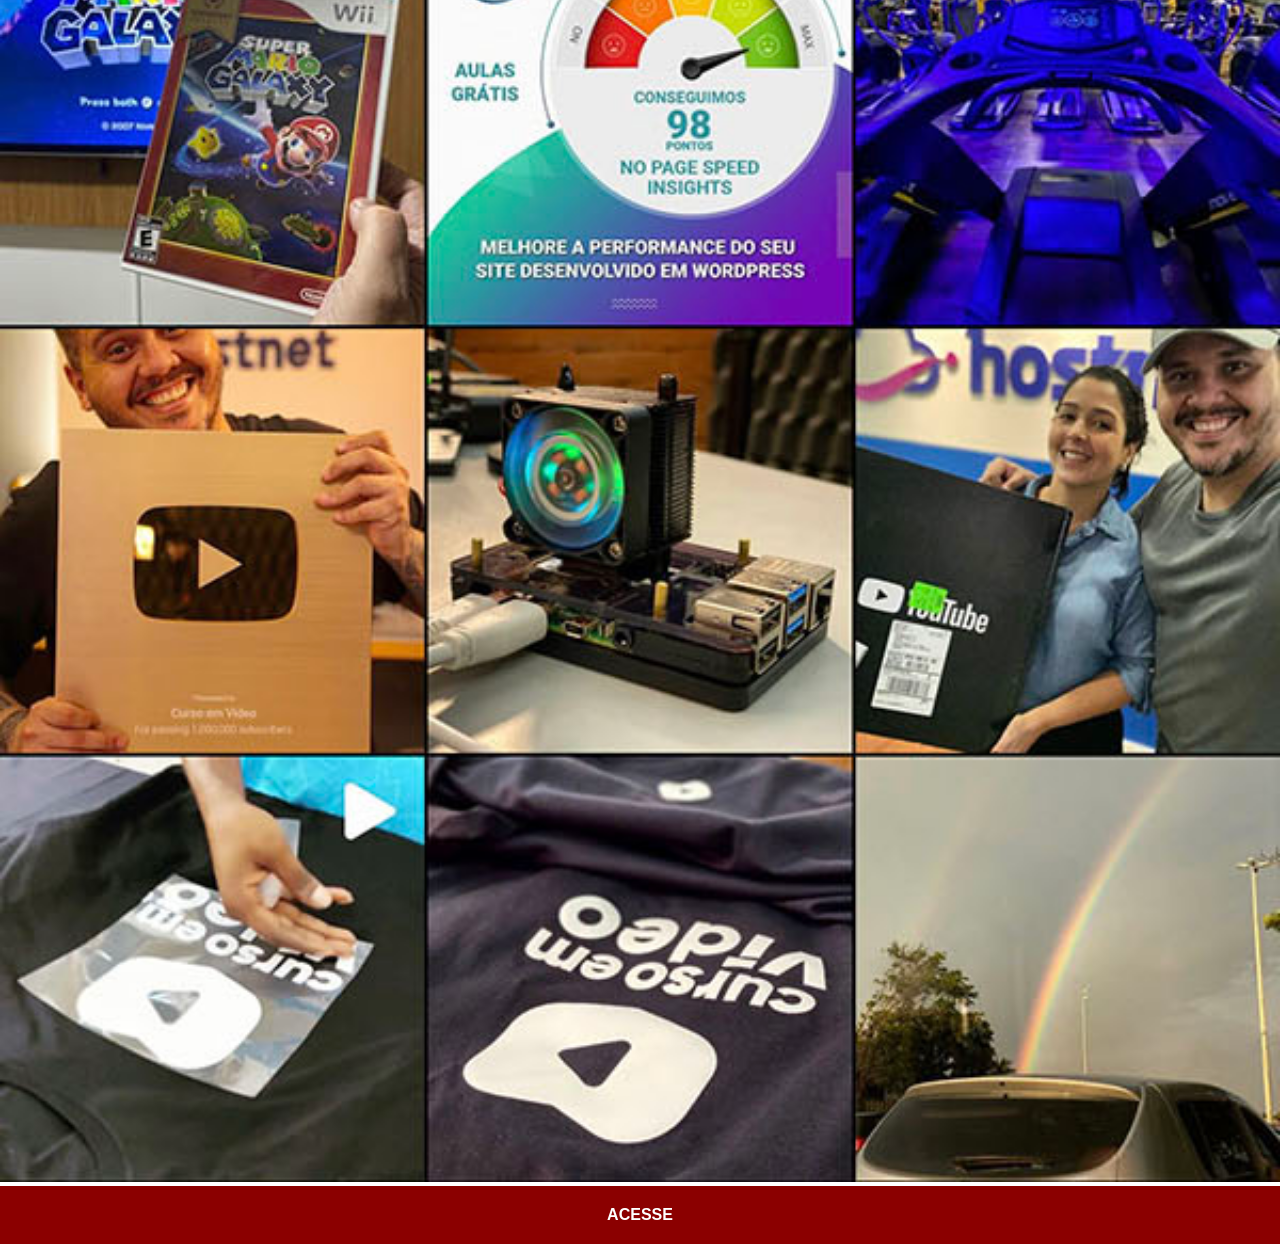
<file: instagram.html>
<!DOCTYPE html>
<html lang="en">
<head>
    <meta charset="UTF-8">
    <meta name="viewport" content="width=device-width, initial-scale=1.0">
    <title>Document</title>
    <link rel="stylesheet" href="estilos/social.css">
</head>
<body>
    <img src="imagens/tela-instagram.jpg" alt="instagram">
    <a href="https://www.instagram.com/gustavoguanabara/" target="_blank">ACESSE</a>
</body>
</html>
</file>
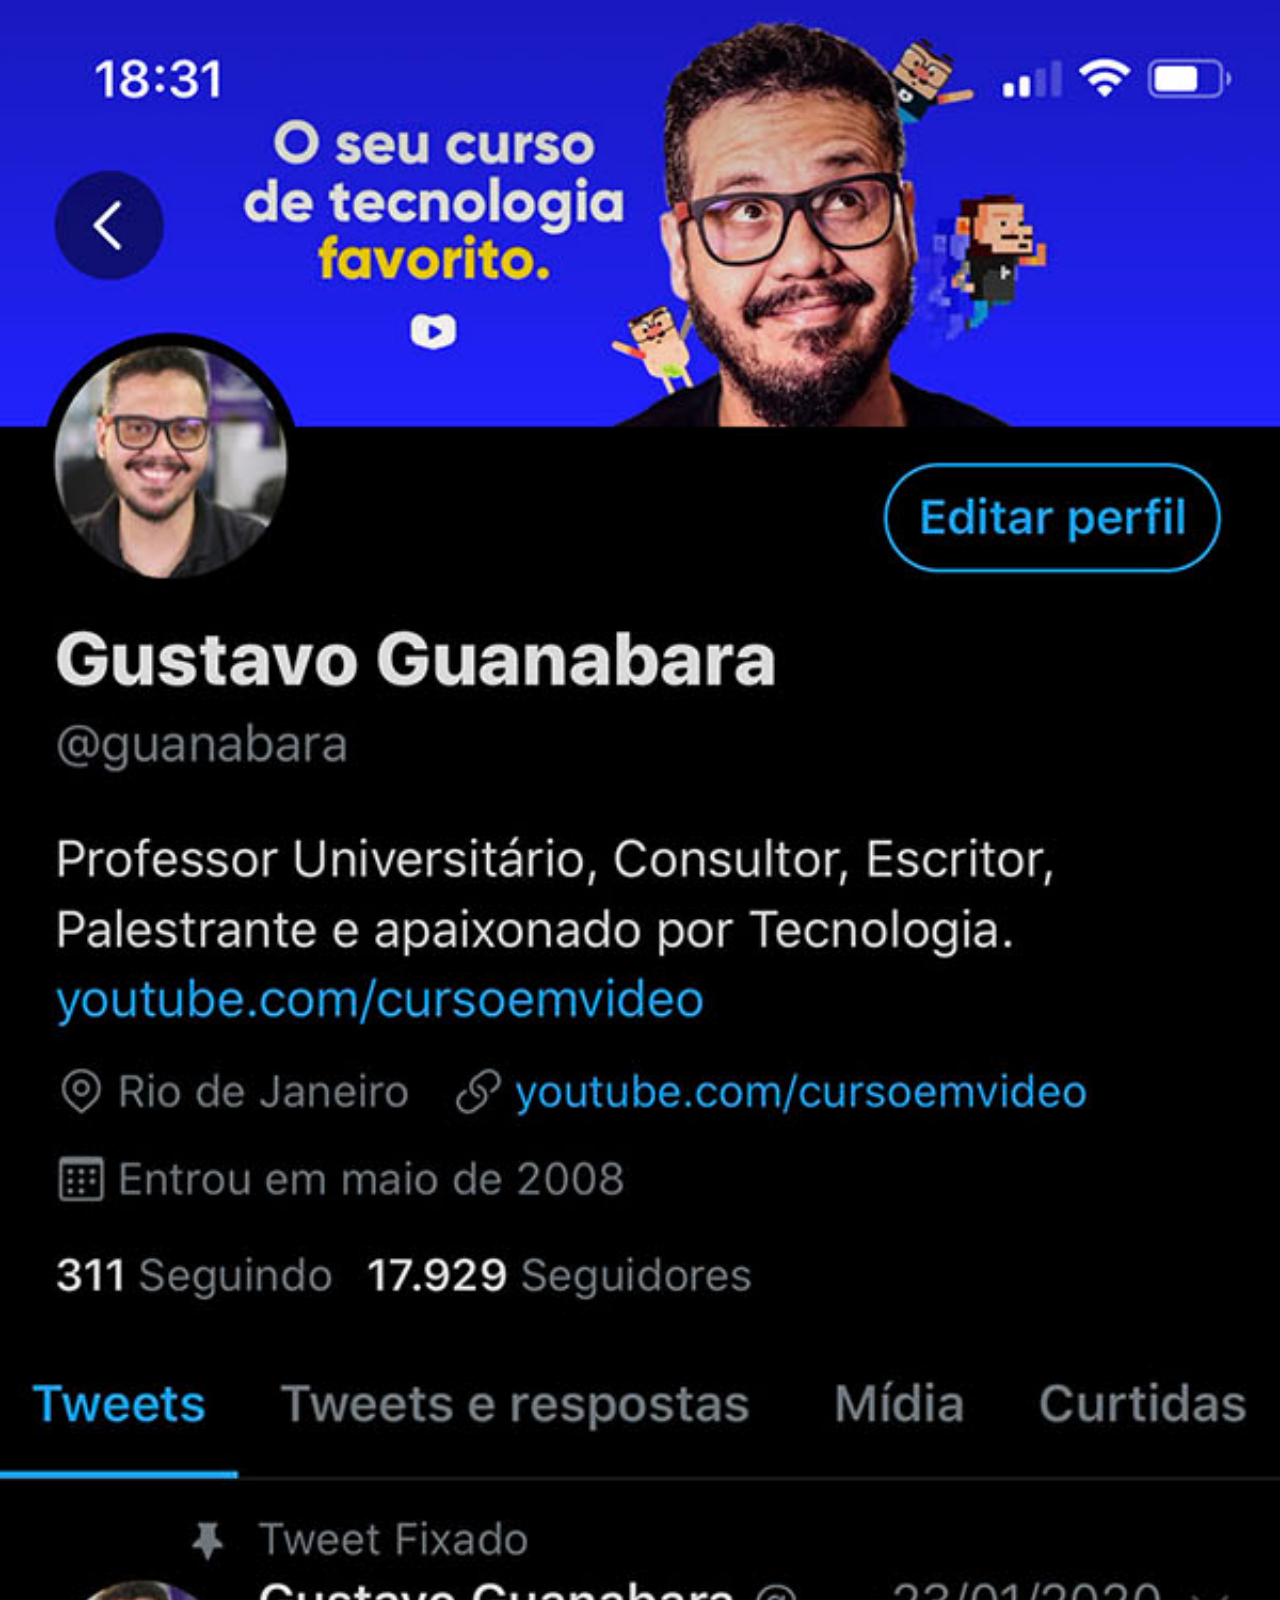
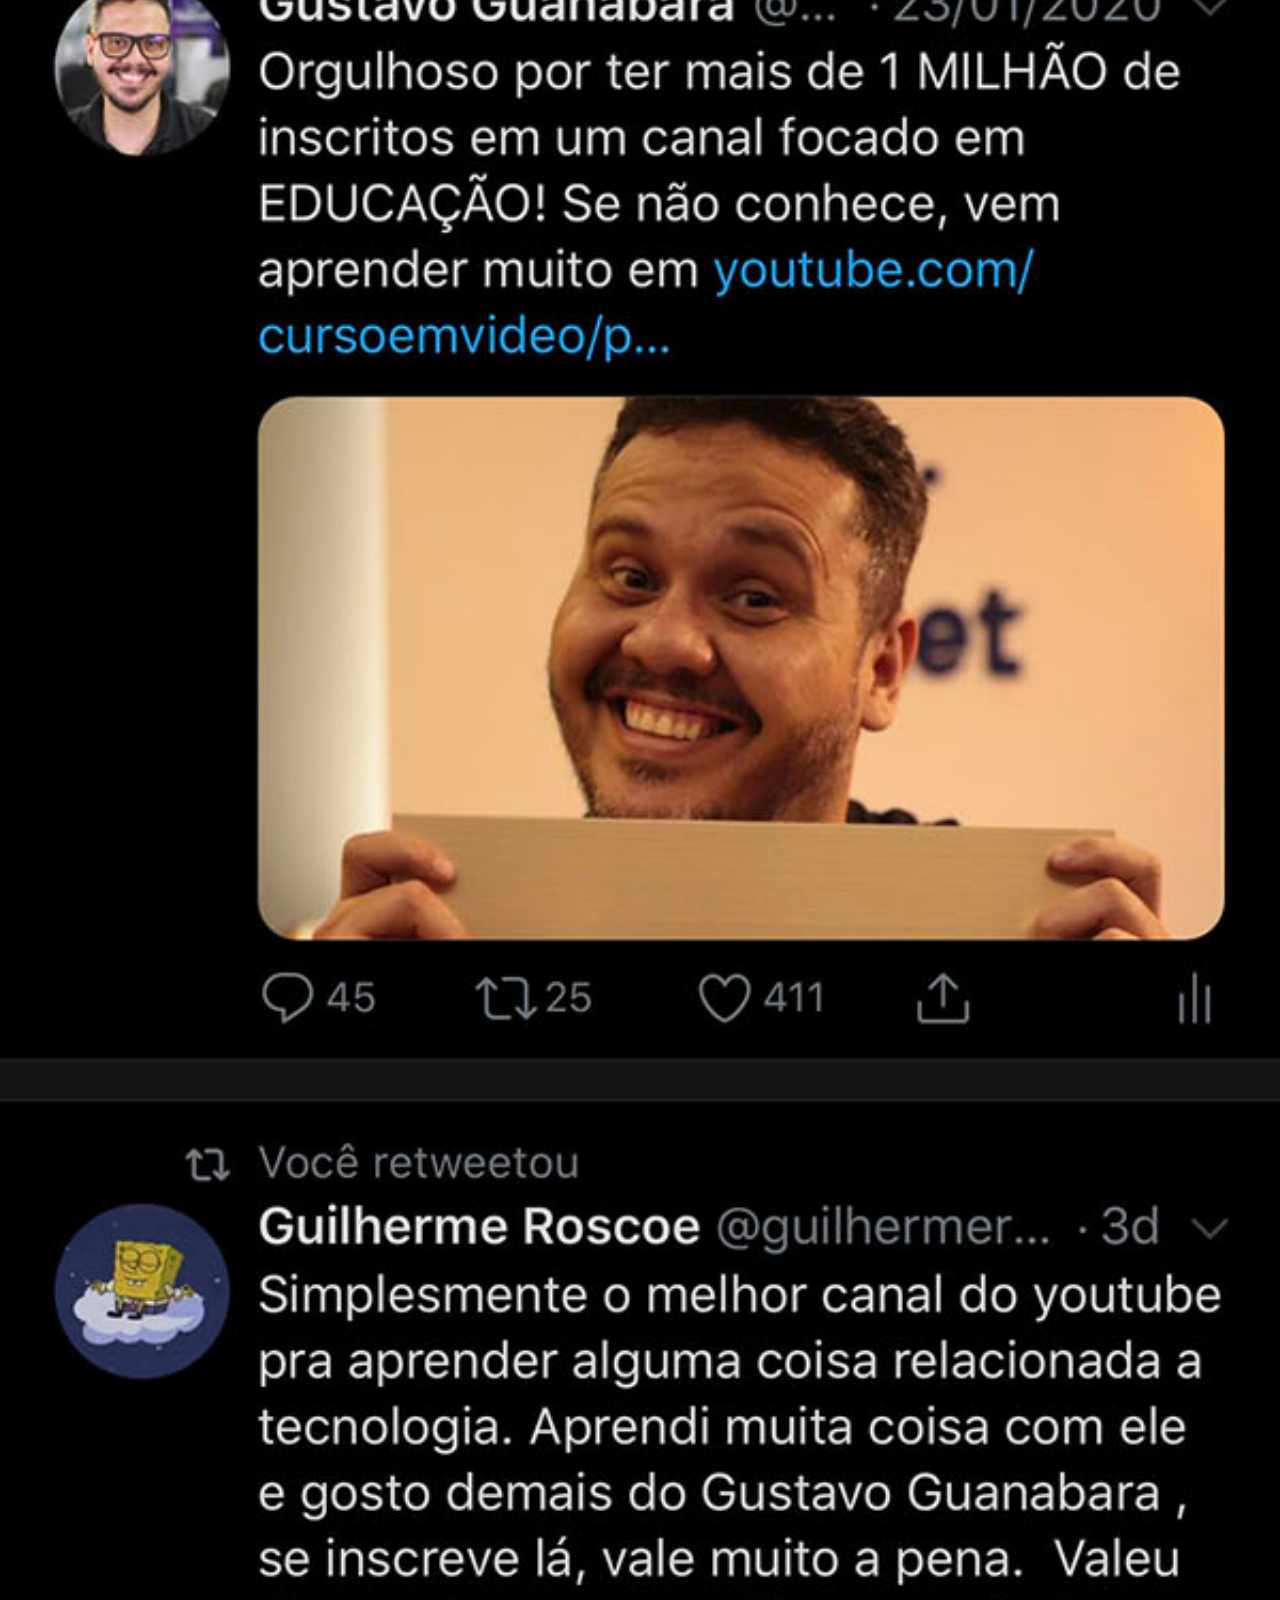
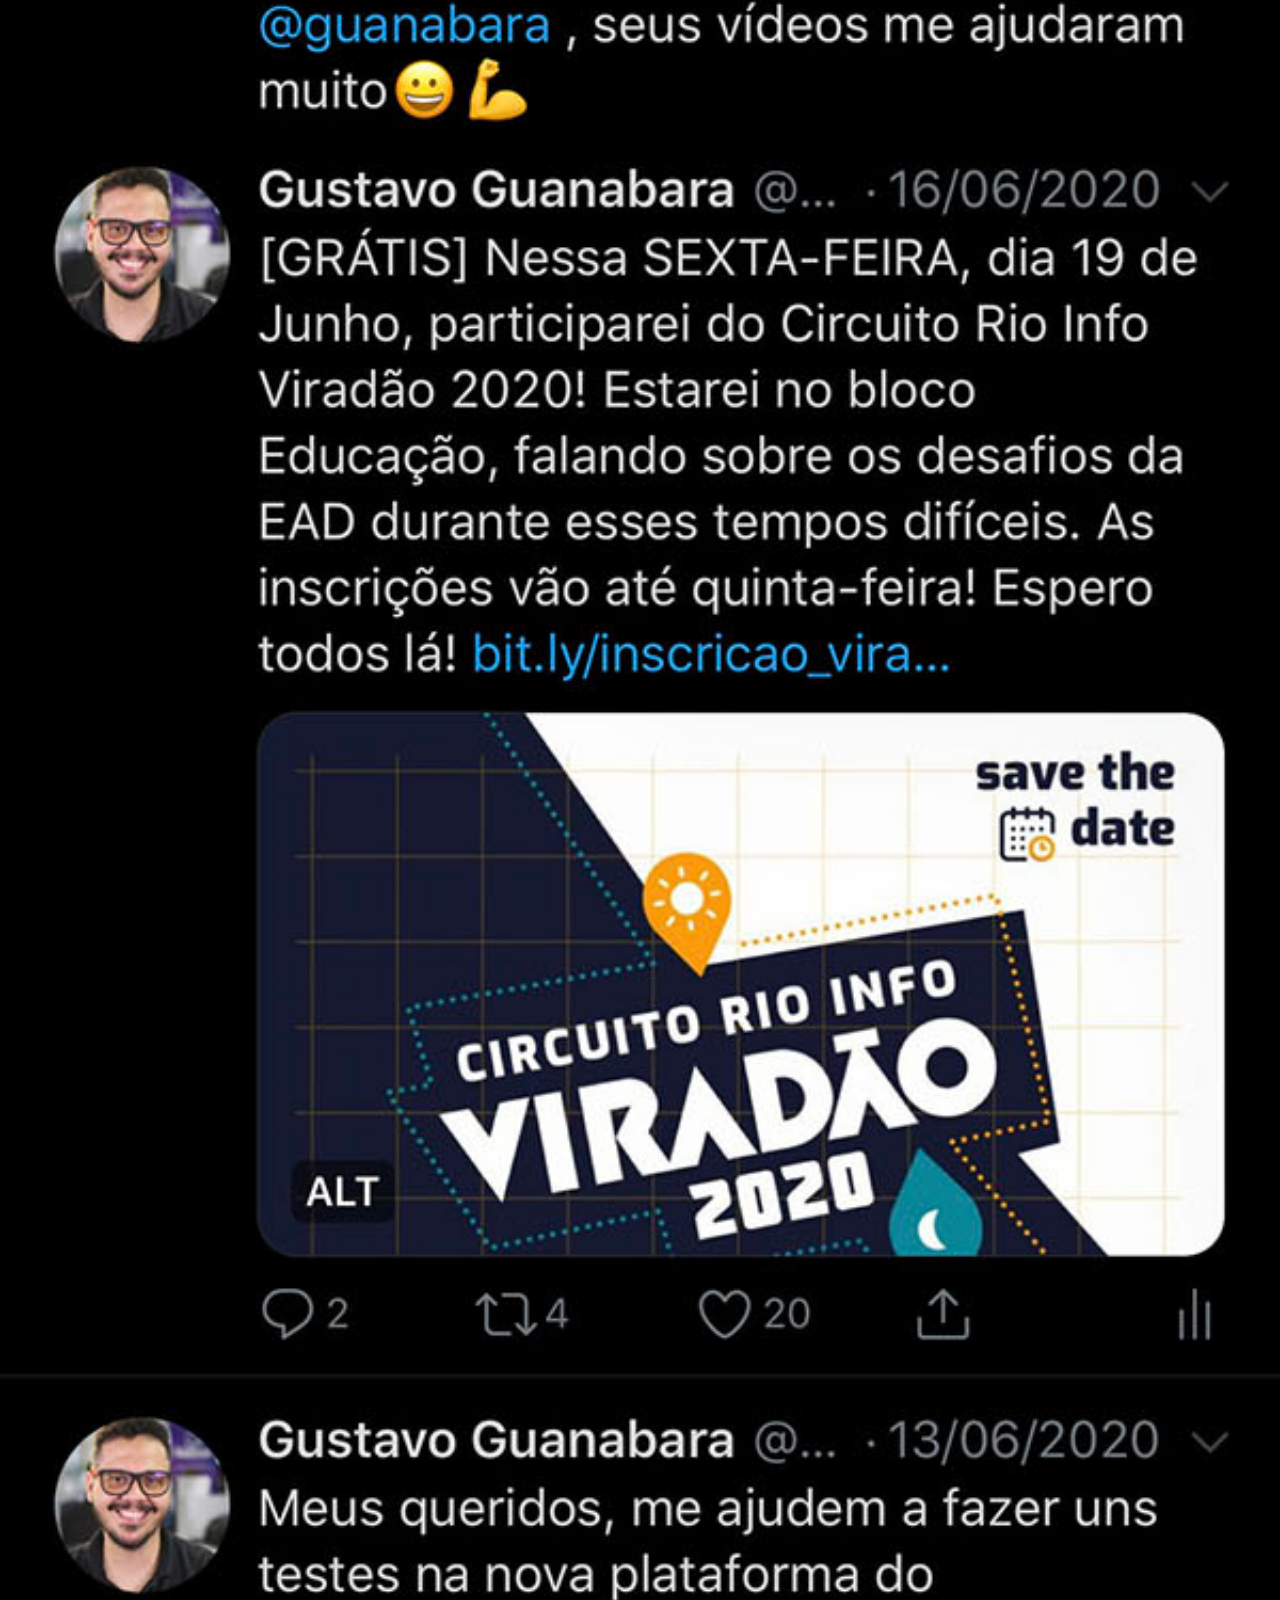
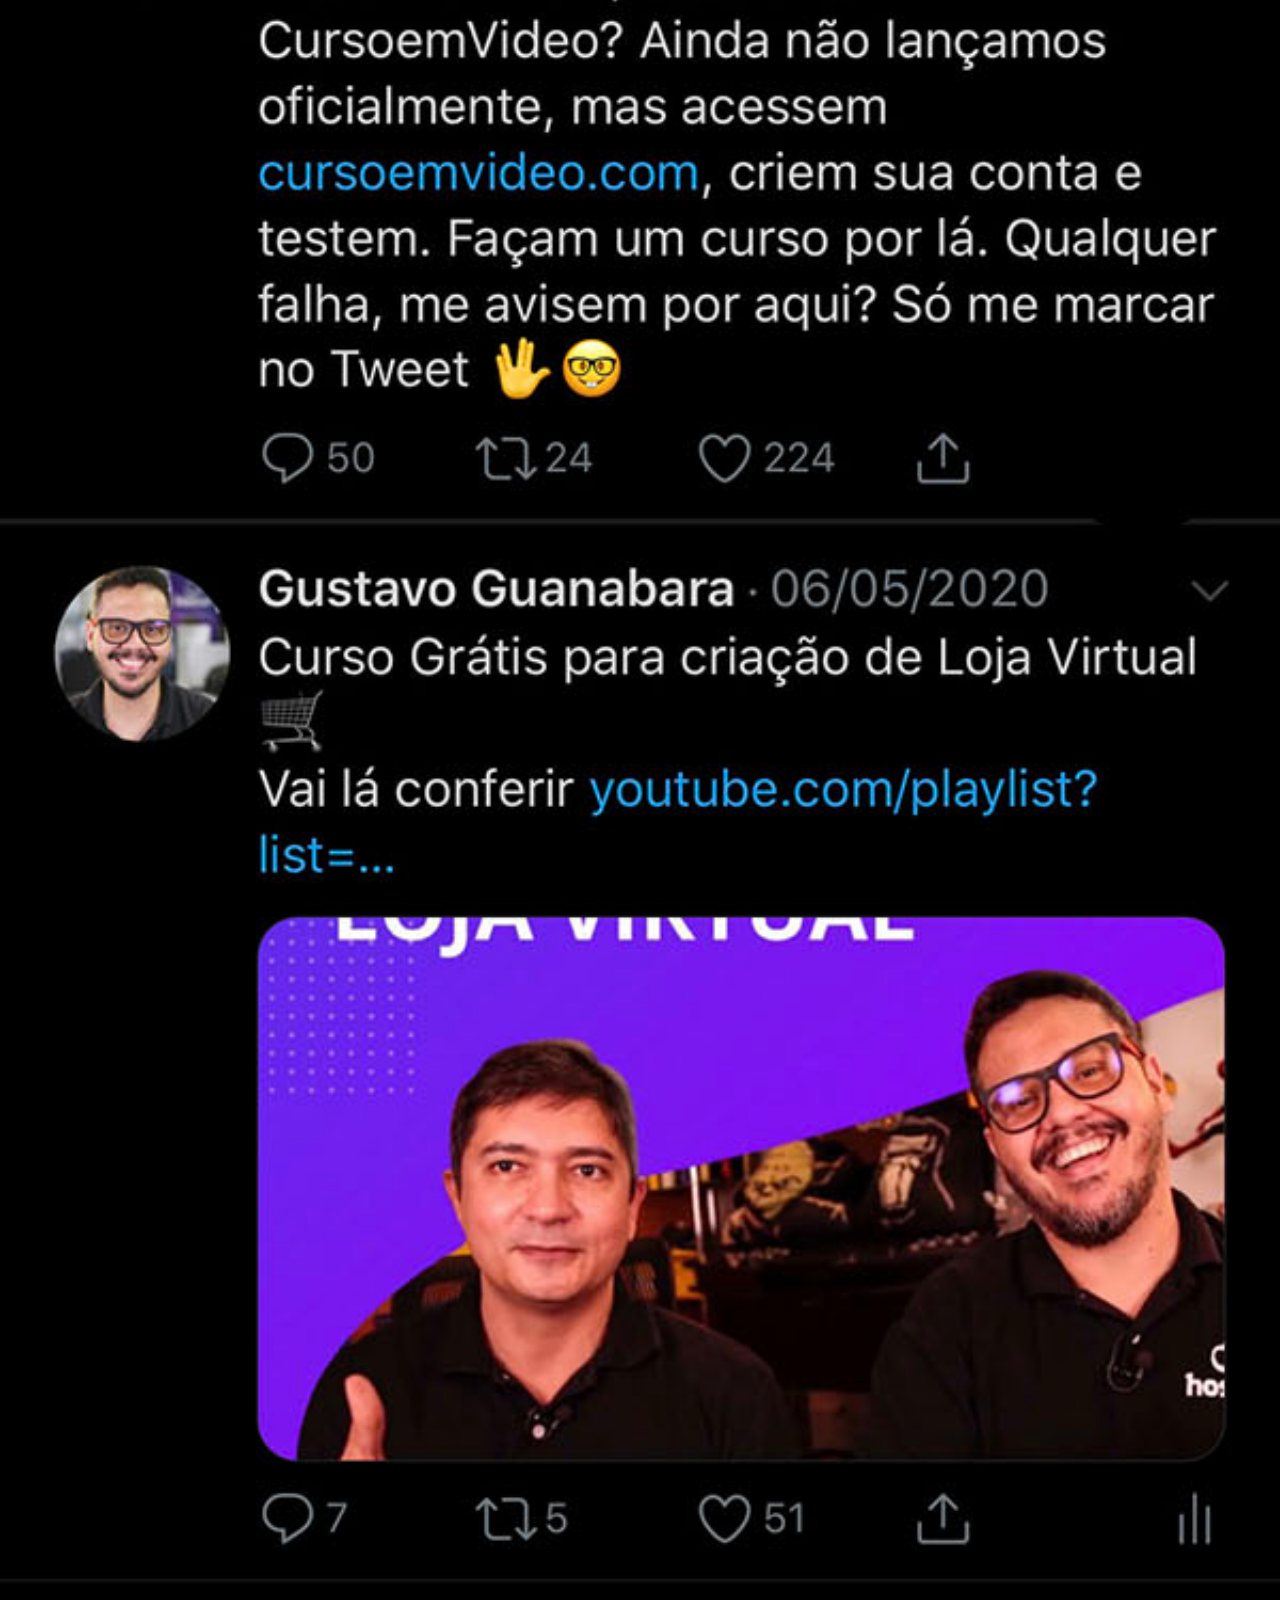
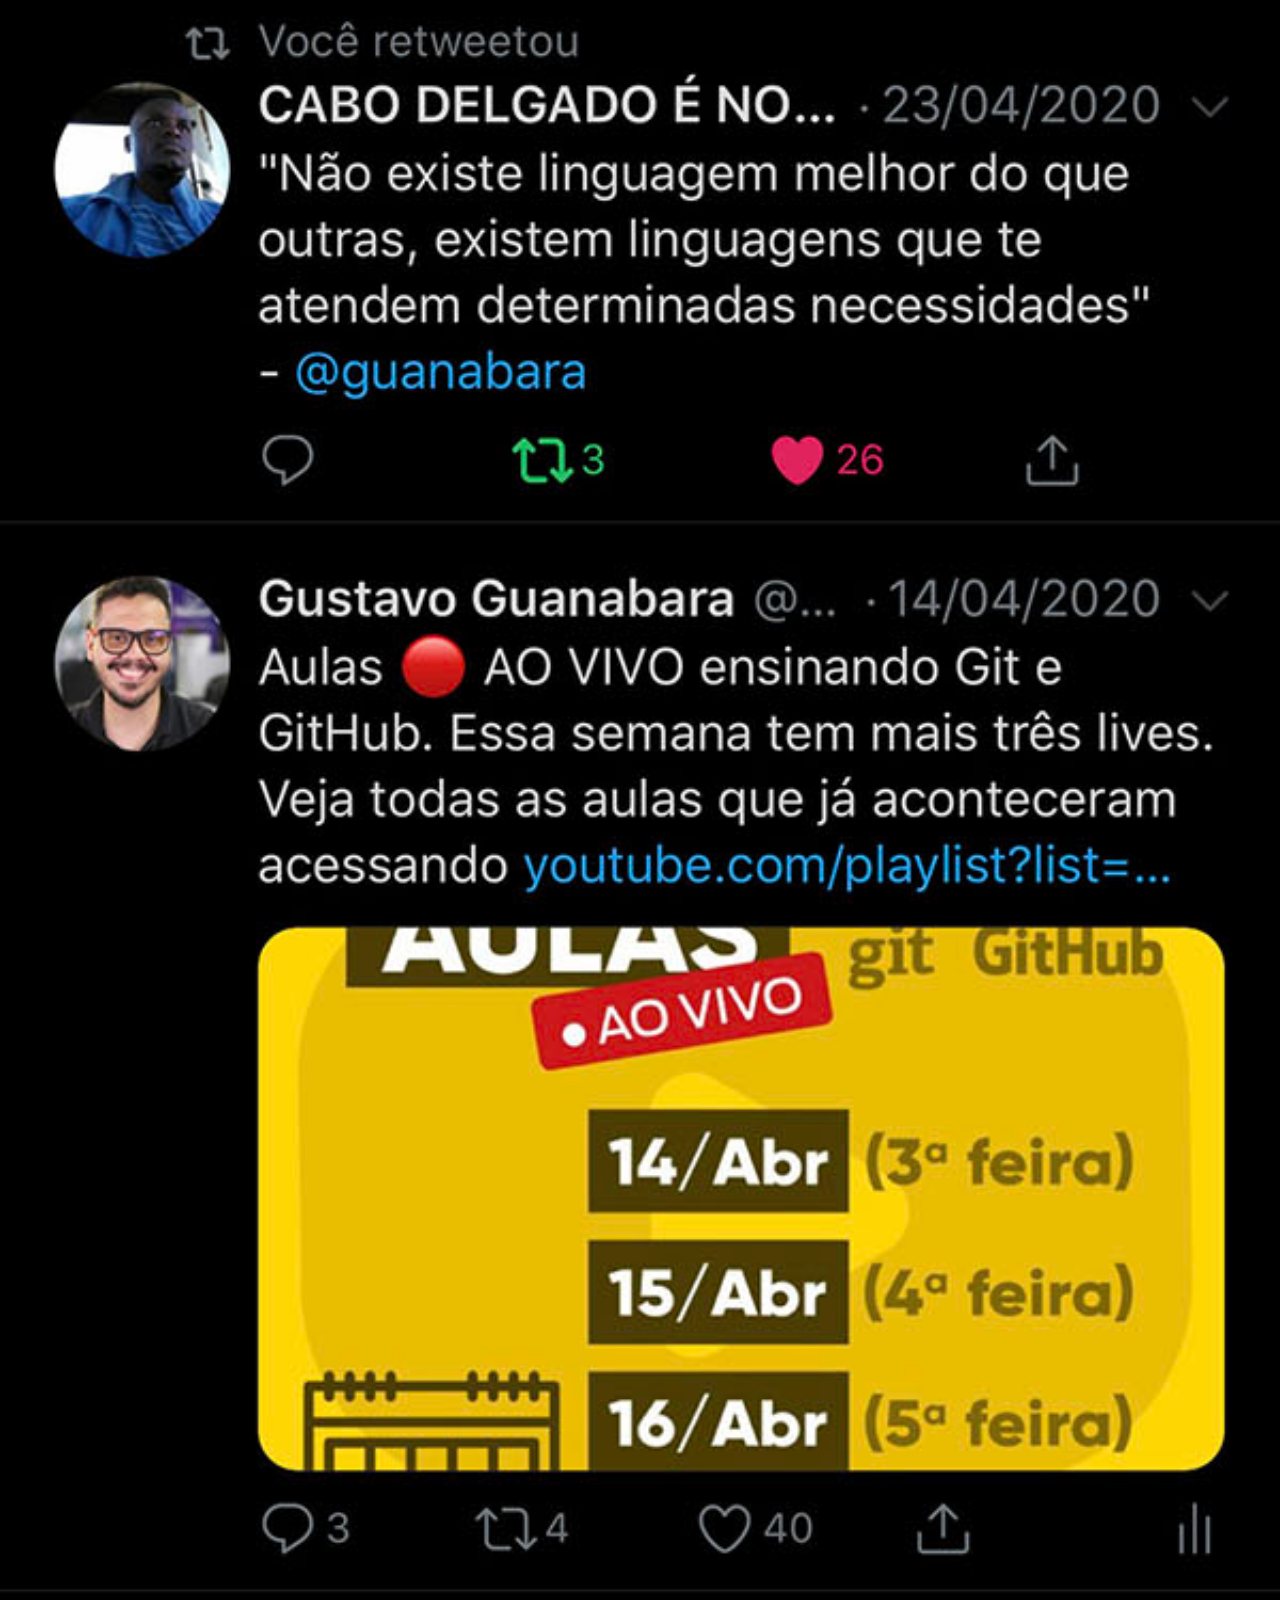
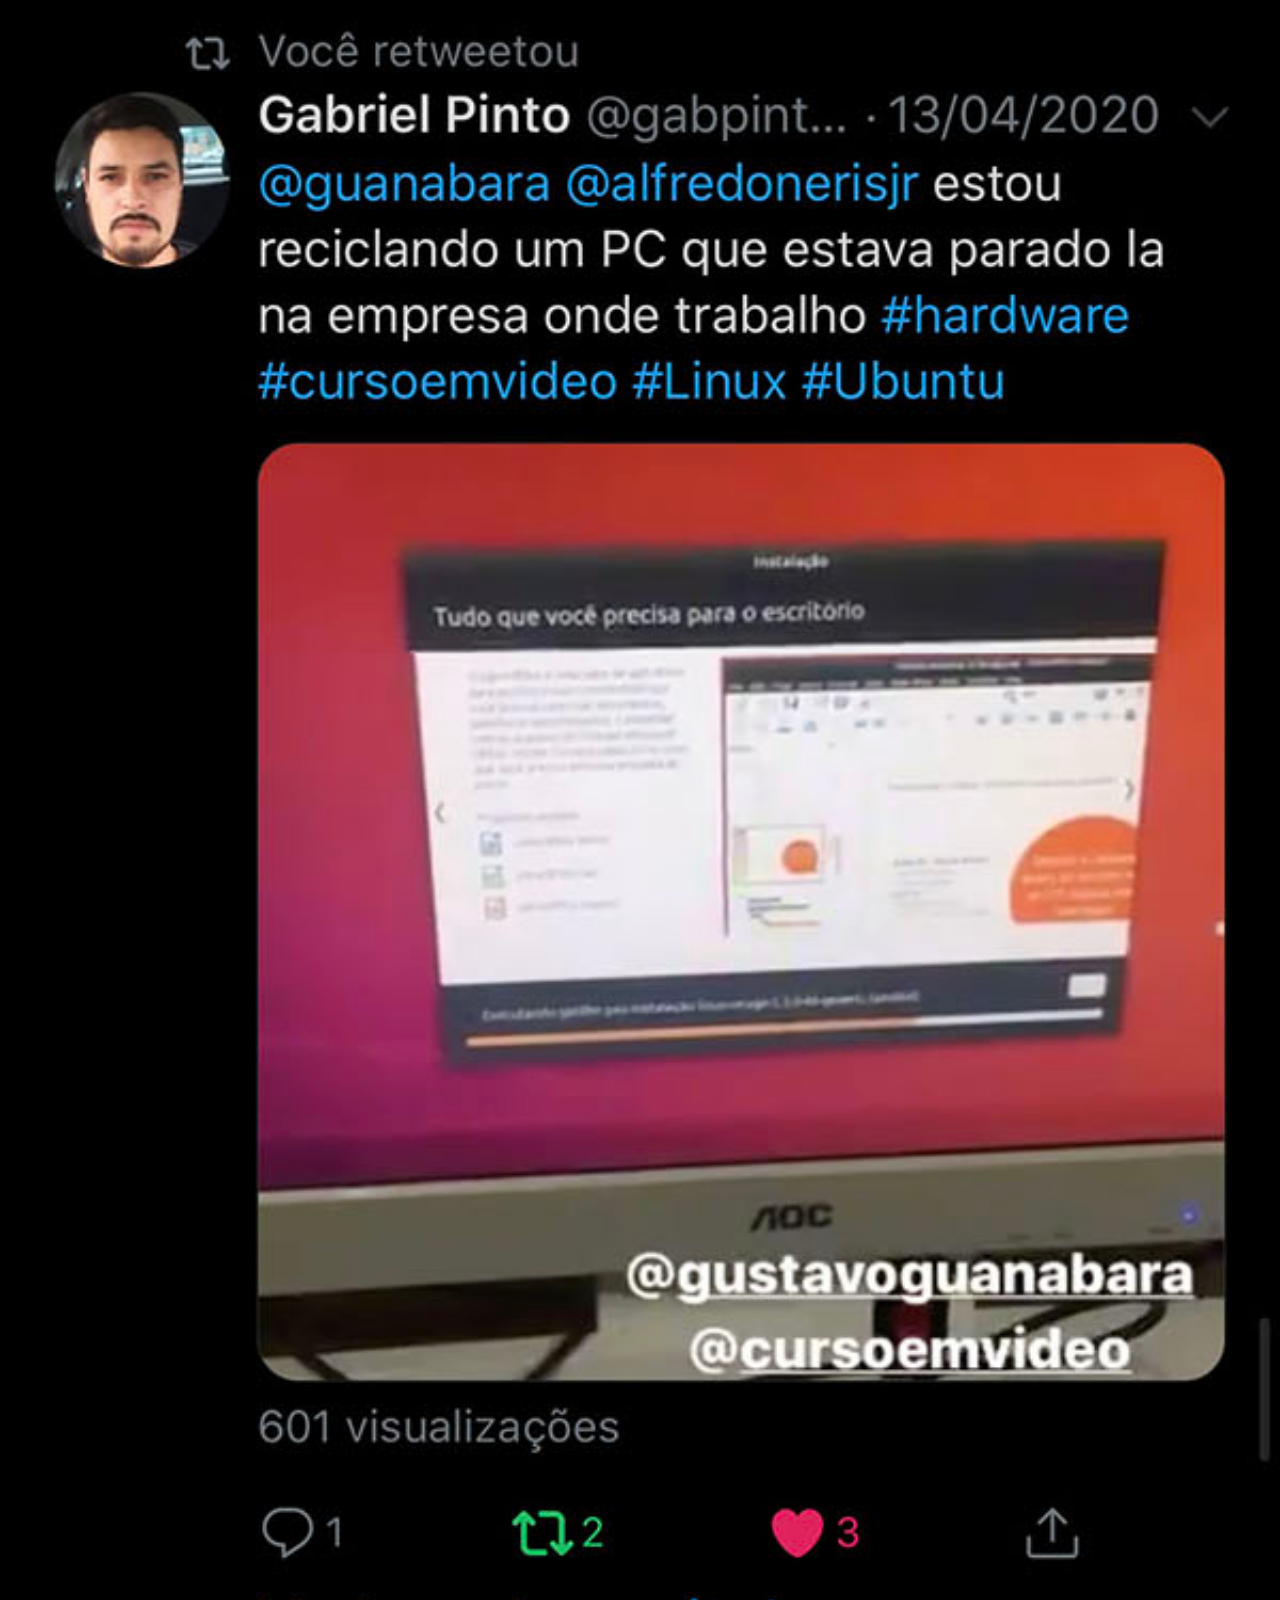
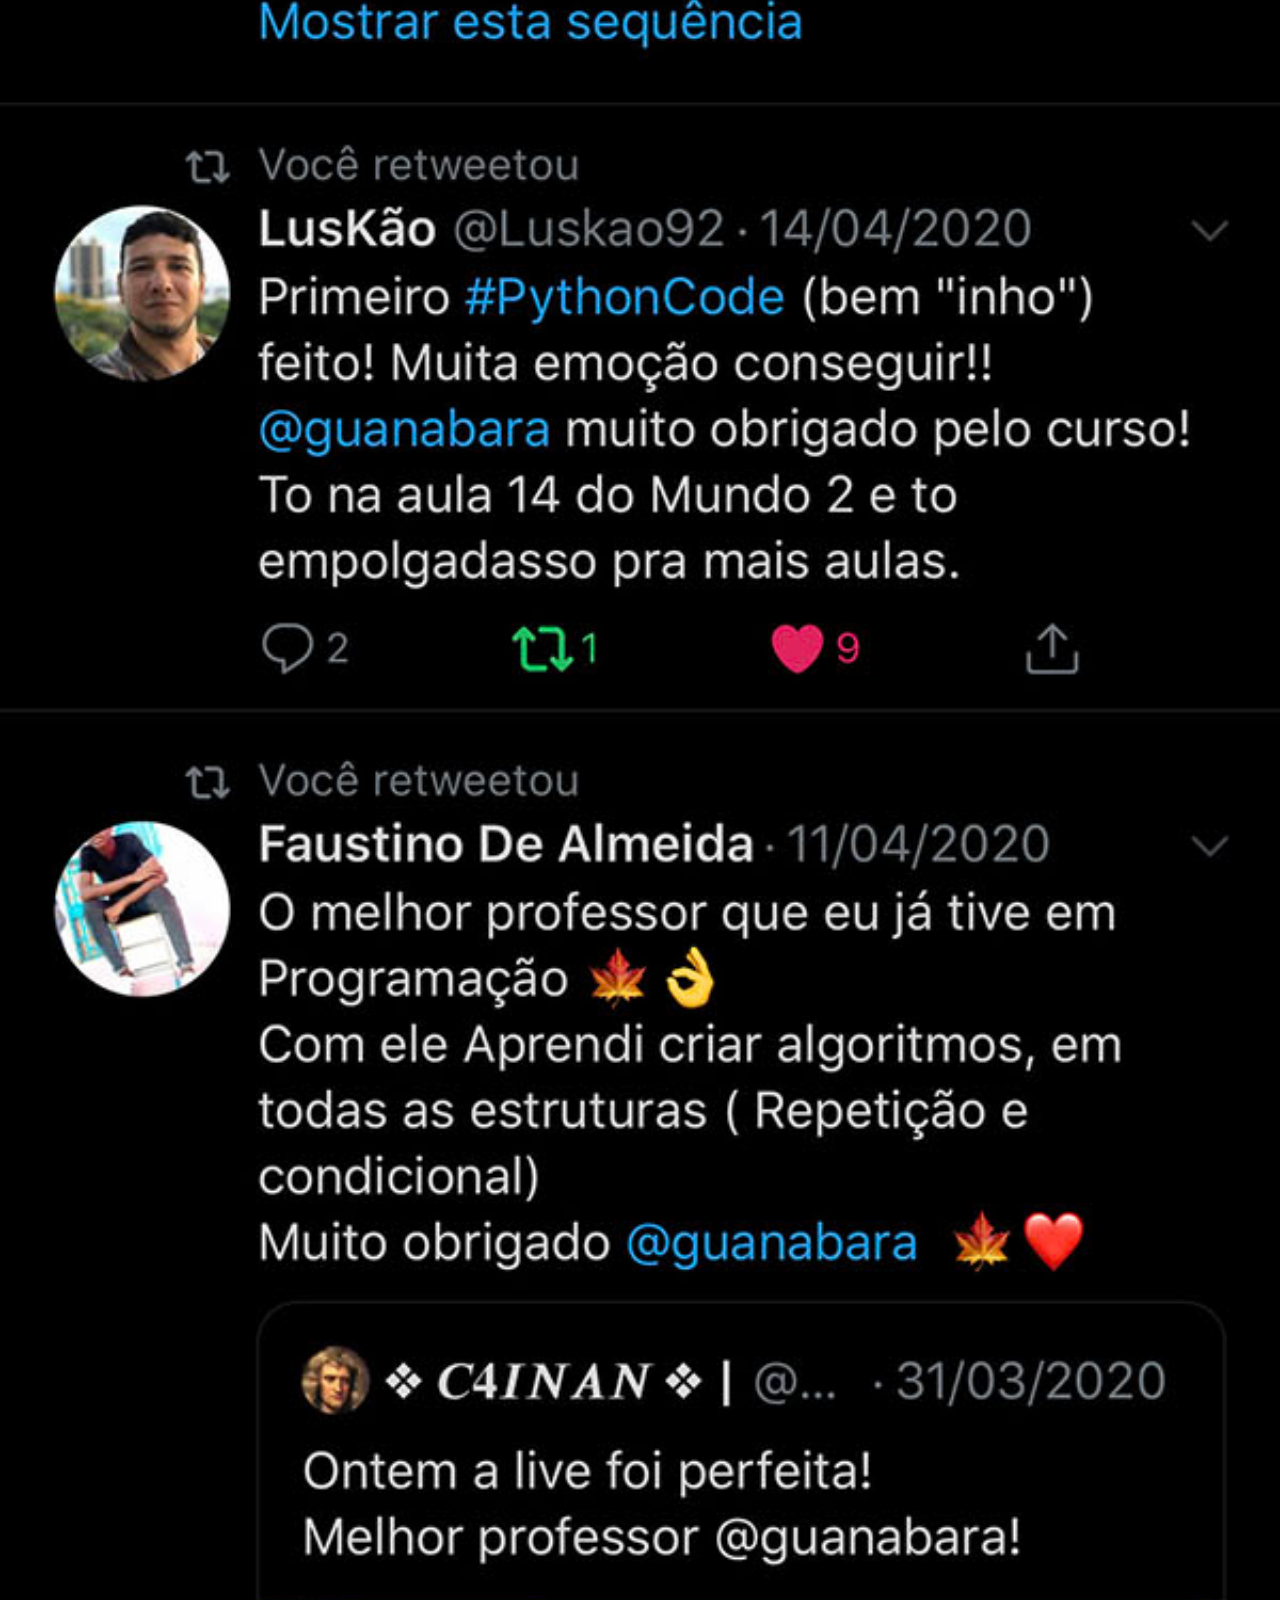
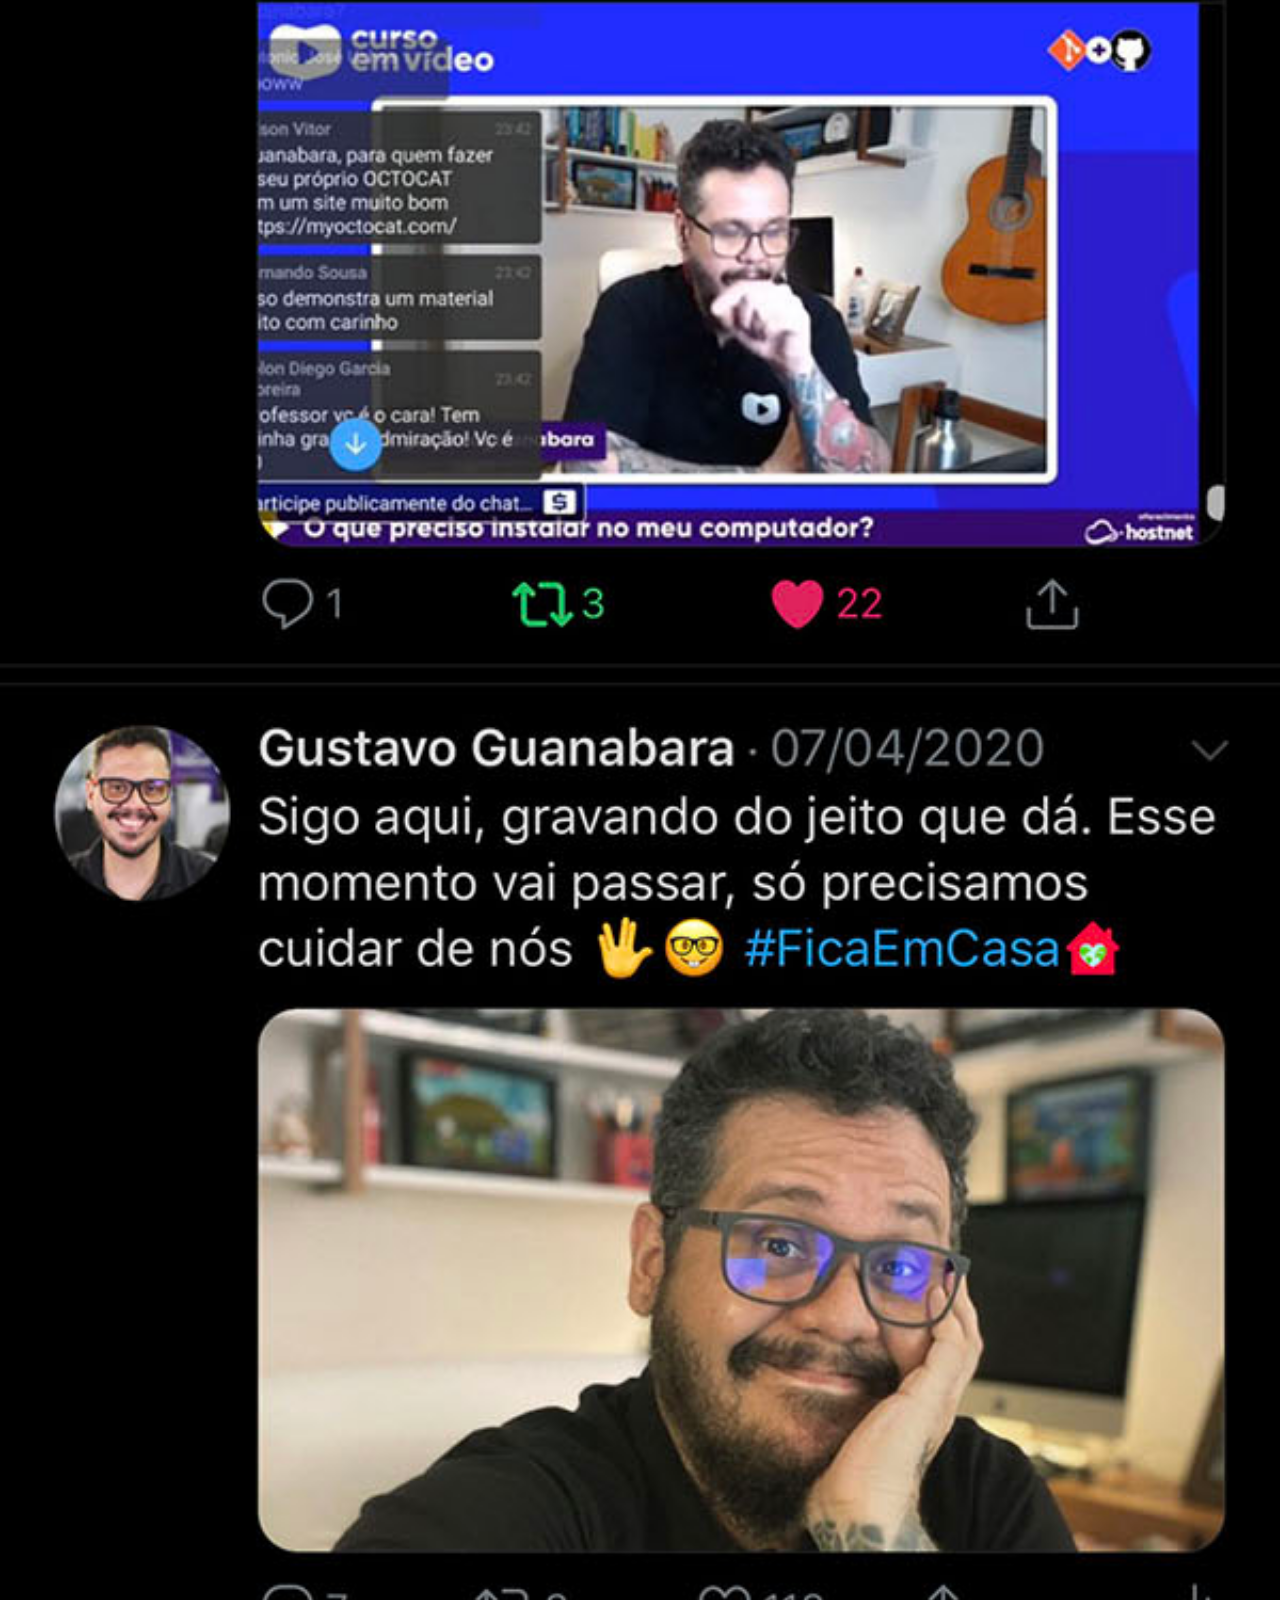
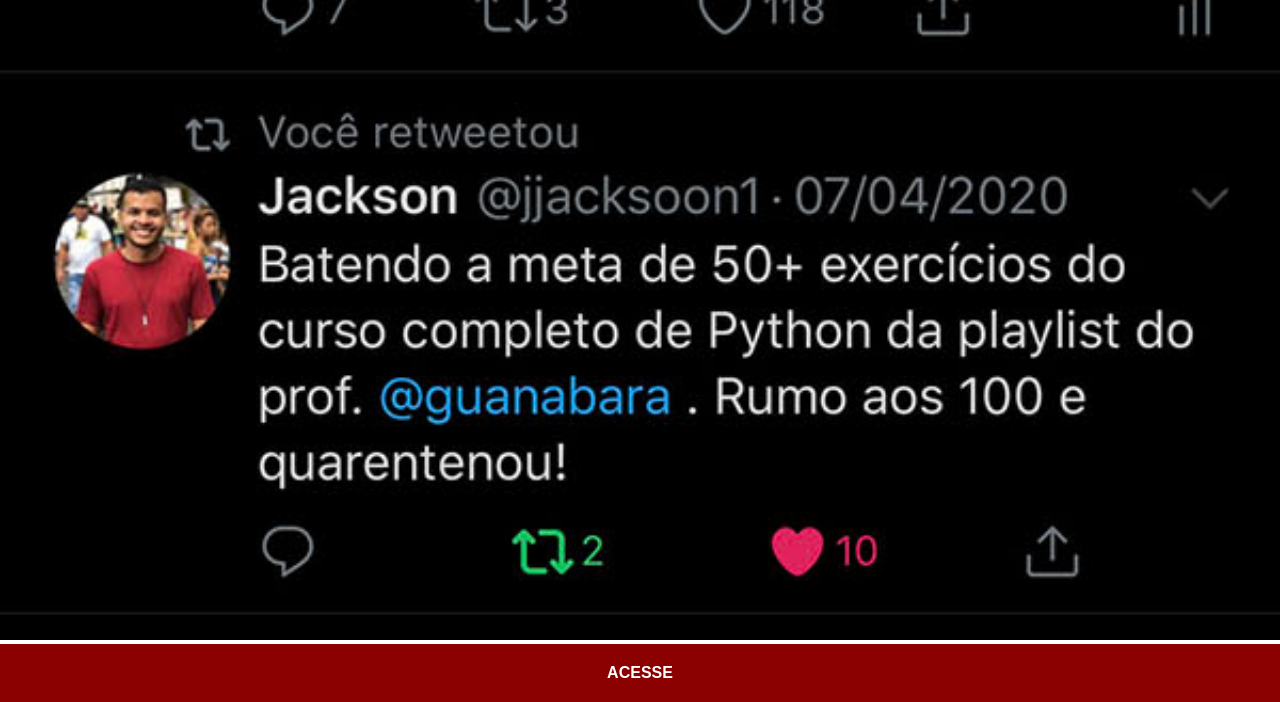
<file: twitter.html>
<!DOCTYPE html>
<html lang="en">
<head>
    <meta charset="UTF-8">
    <meta name="viewport" content="width=device-width, initial-scale=1.0">
    <title>Twitter</title>
    <link rel="stylesheet" href="estilos/social.css">
</head>
<body>
    <img src="imagens/tela-twitter.jpg" alt="Twitter">
    <a href="https://x.com/guanabara" target="_blank">ACESSE</a>
</body>
</html>
</file>
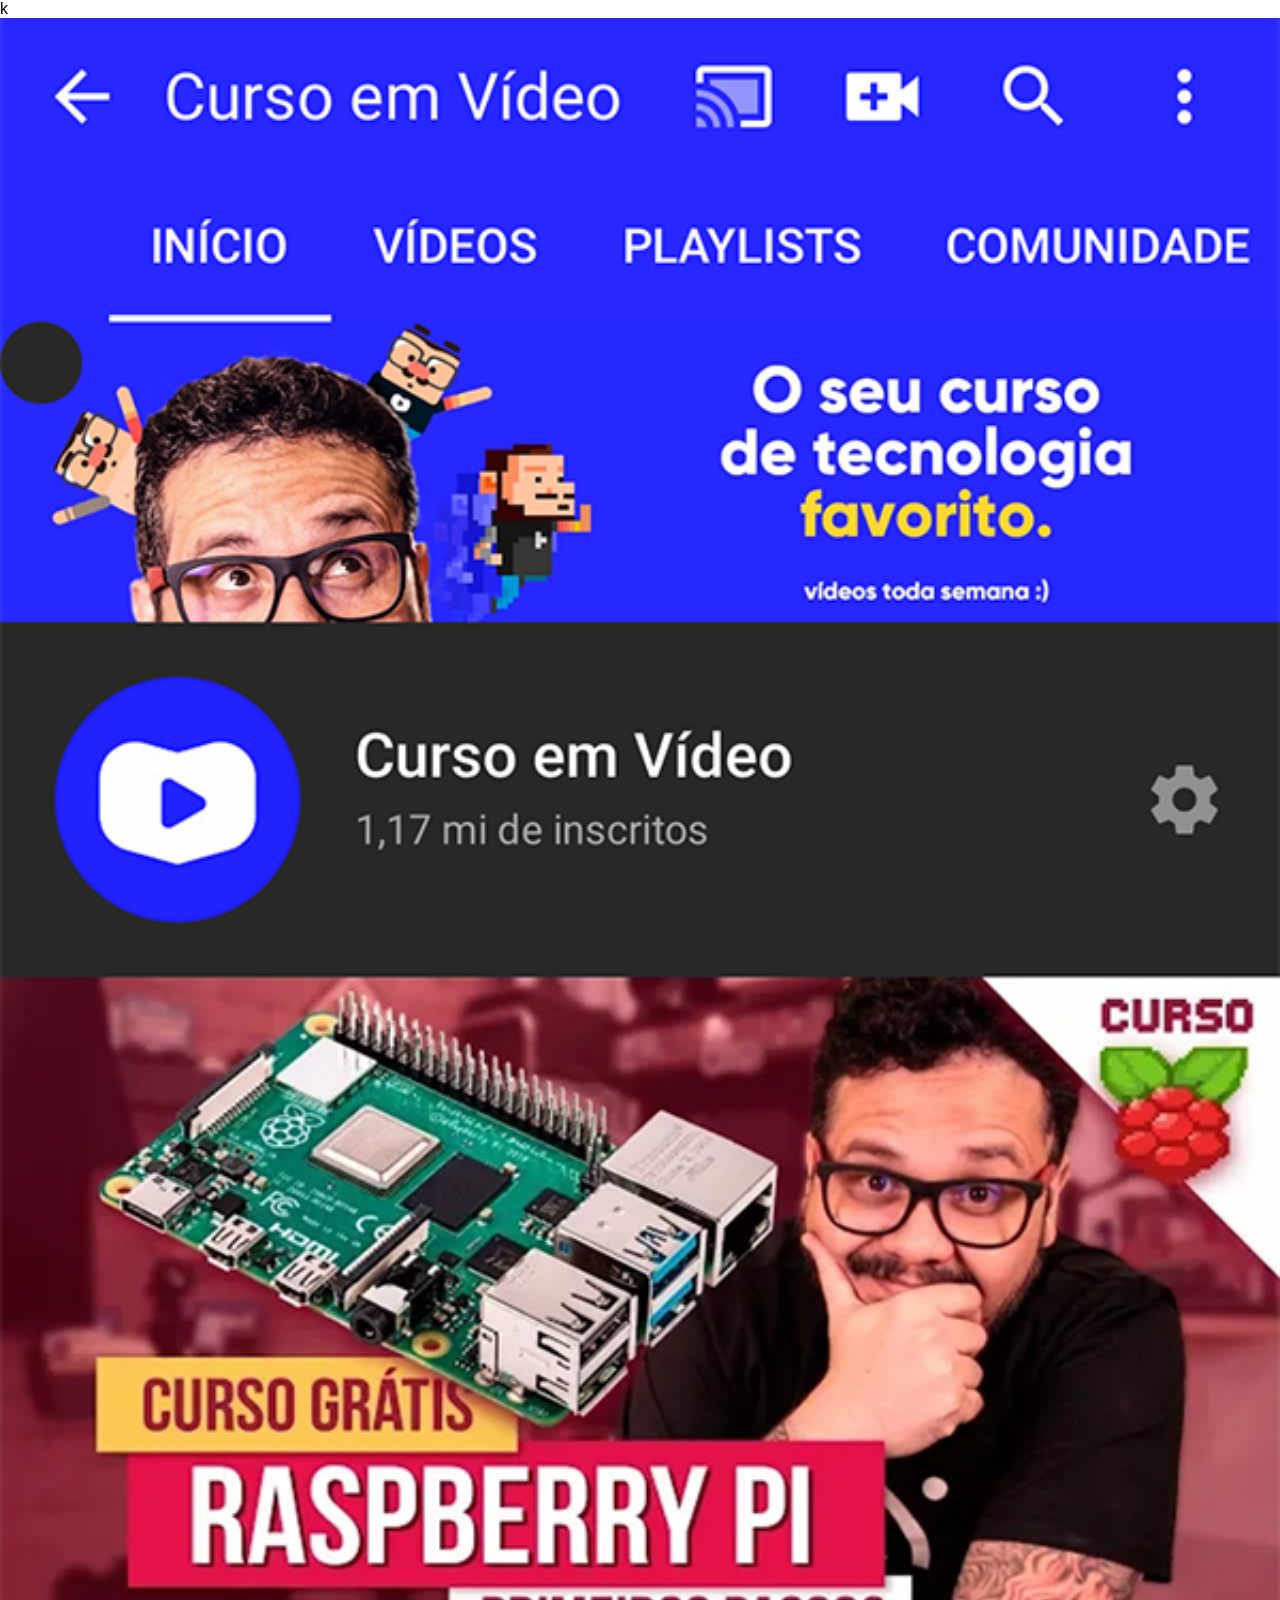
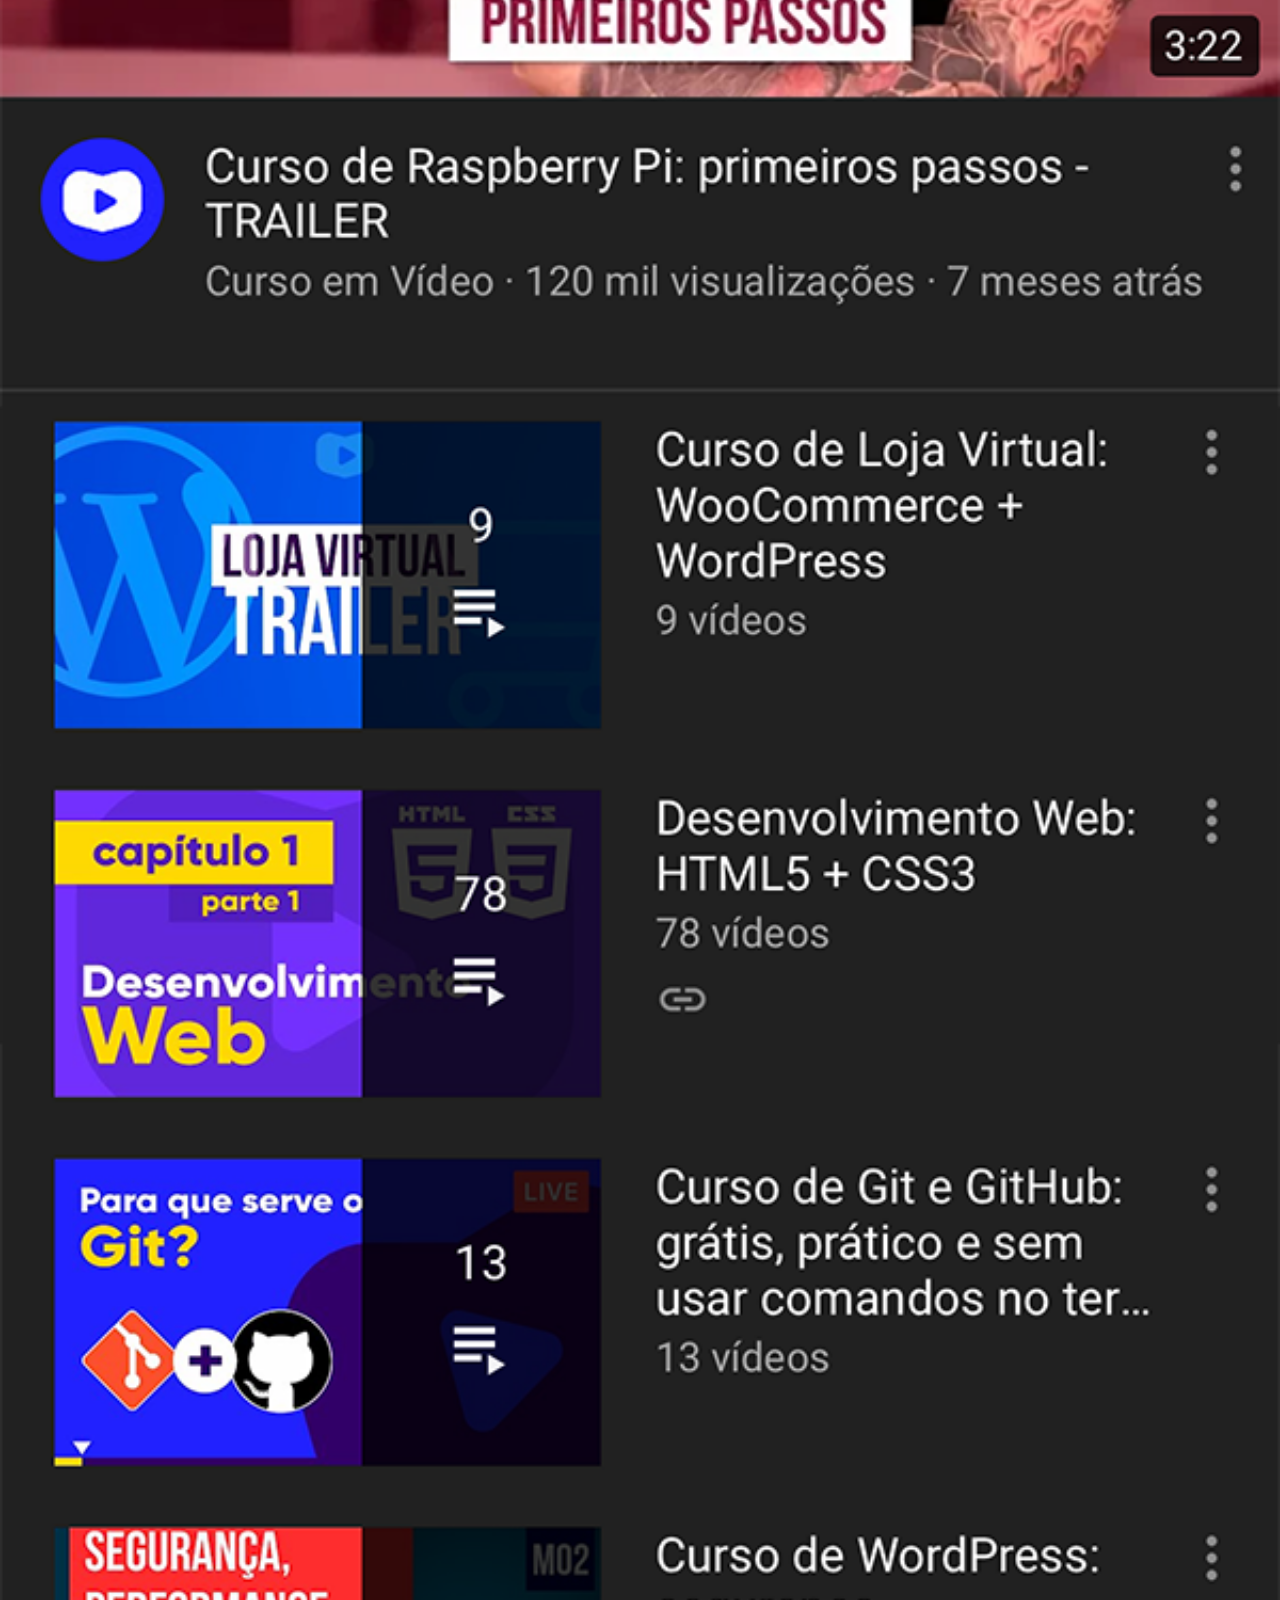
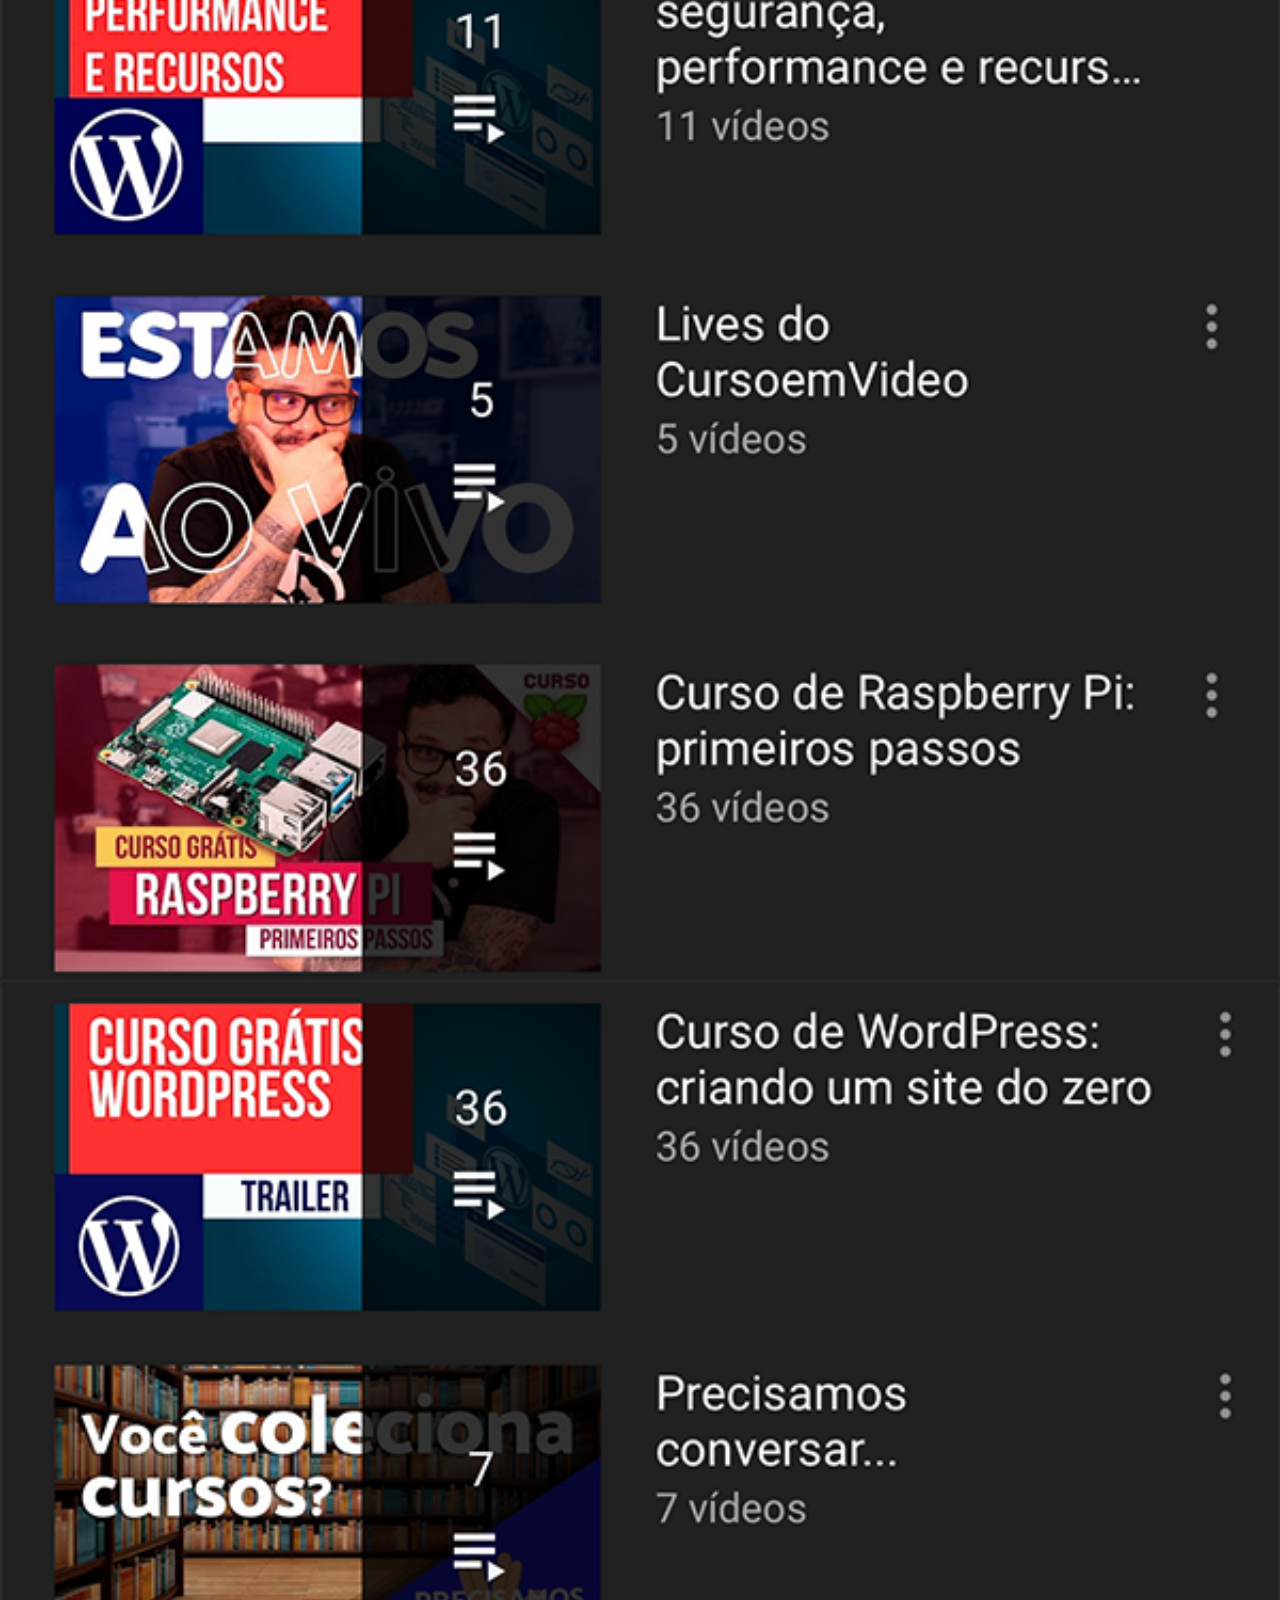
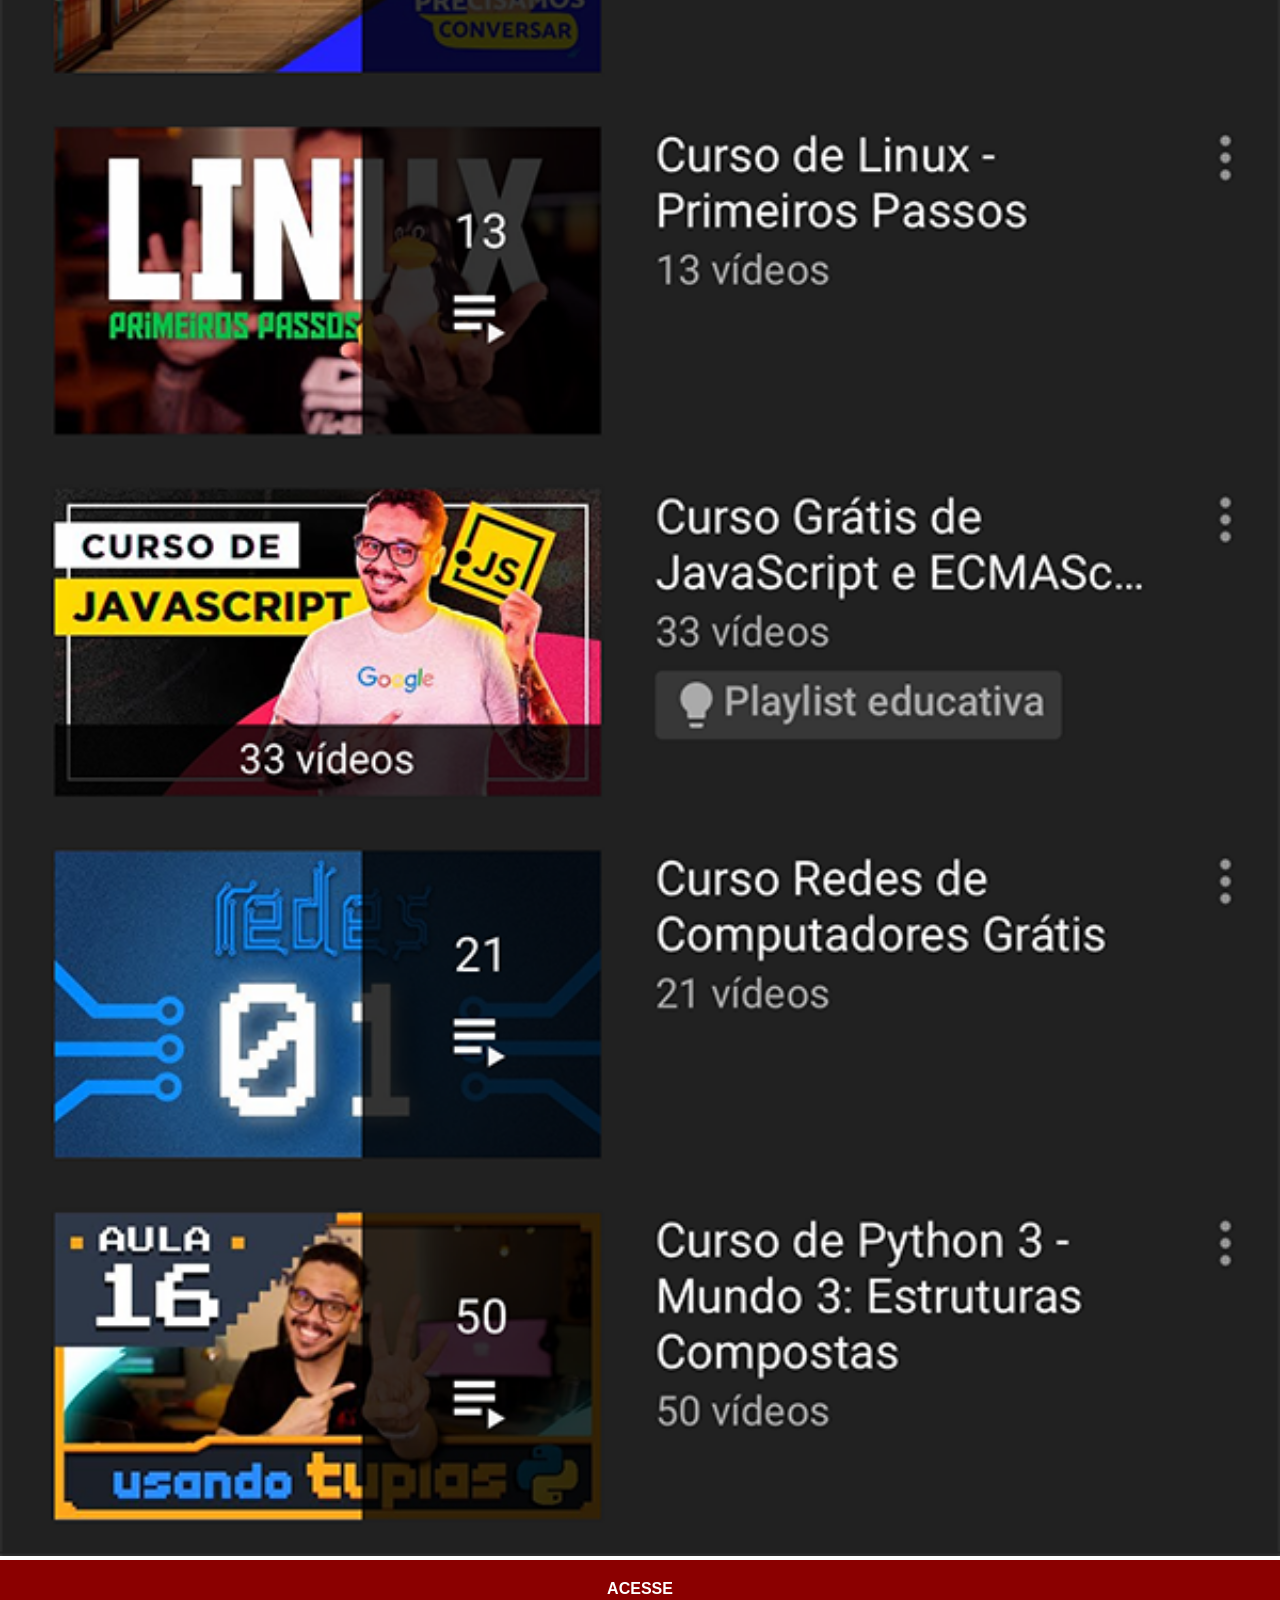
<file: youtube.html>
<!DOCTYPE html>
<html lang="en">
<head>
    <meta charset="UTF-8">
    <meta name="viewport" content="width=device-width, initial-scale=1.0">
    <title>youtube</title>
    <link rel="stylesheet" href="estilos/social.css">k
</head>
<body>
     <img src="imagens/tela-youtube.png" alt="youtube">
    <a href="https://www.youtube.com/@cursoemvideo/playlists" target="_blank">ACESSE</a>
</body>
</html>
</file>
<file: estilos/style.css>
@charset "UTF-8";

*{
    margin: 0px;
    padding: 0px;
    font-family: Arial, Helvetica, sans-serif;
}

html, body{
    height: 100vh;
    width: 100vw;
    background-color: black;
}



body{
    
    background: url(../imagens/fundo-madeira.jpg)no-repeat top center;
    background-size: cover;
    background-attachment: fixed;
}

main{
    height: 100vh;
    position: relative;
    
}

section#telefone{
    
    position: absolute;
    top: 50%;
    left: 50%;
    transform: translate(-50%, -50%);


    height: 627px;
    width: 311px;
    
    background: url(../imagens/frame-iphone.png);
}

iframe#tela{
    position: relative;
    top: 80px;
    left: 22px;
    width: 267px;
    height: 470px;
}

section#redes-sociais{
    text-align: right;
}

section#redes-sociais img{
    width: 50px;
    margin: 10px;
    border-radius: 50%;
    box-shadow: 2px 2px 5px rgba(0, 0, 0, 0.411);
    box-sizing: border-box;
}

section#redes-sociais img:hover{
    border: 2px solid rgba(255, 255, 255, 0.445);
    transform: translate(-3px, -3px);
    box-shadow: 5px 5px 10px black;
    transition: transform .3s, border 1s;
}
</file>
<file: estilos/social.css>
@charset "UTF-8";


  *{
            margin: 0px;
            padding: 0px;
            font-family: Arial, Helvetica, sans-serif;
  }

 ::-webkit-scrollbar{
   width: 0px;
   height: 0px;
    }

  img{
   width: 100vw;
  }

        a{
            display: block;
            background-color: darkred;
            color: white;
            padding: 20px;
            text-align: center;
            font-weight: bolder;
            text-decoration: none;
        }

        a:hover{
            background-color: red
        }
</file>
